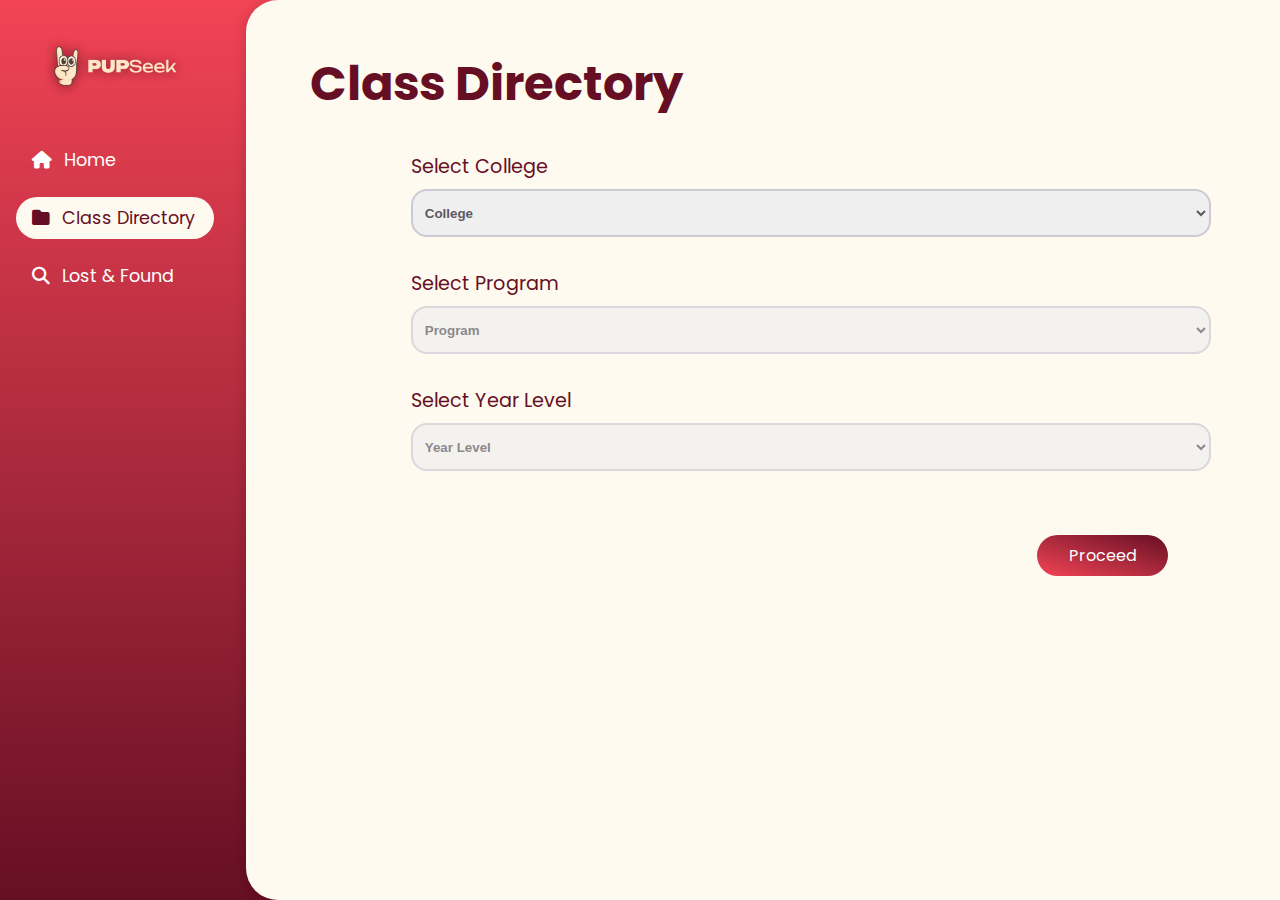
<file: web/directory.html>
<!DOCTYPE html>
<html lang="en">
<head>
  <meta charset="UTF-8" />
  <meta name="viewport" content="width=device-width, initial-scale=1.0" />
  <title>PUPSeek</title>
  <link rel="icon" type="image/x-icon" href="/web/assets/img/PUPSEEK1.png" />
  <link rel="stylesheet" href="/web/assets/css/base.css" />
  <link rel="stylesheet" href="/web/assets/css/directory.css" />
  <link href="https://cdnjs.cloudflare.com/ajax/libs/font-awesome/6.5.0/css/all.min.css" rel="stylesheet" />
</head>
<body>
  <div class="layout">
    <div id="sidebar-container"></div>

    <main class="main-content">
      <div class="directory-header">
        <h1>Class Directory</h1>
      </div>

      <!-- college selection -->
      <div class="directory-selection">
        <h2>Select College</h2>
        <select name="college" id="college-dropdown">
          <option value="">College</option>
        </select>
      </div>

      <!-- program selection -->
      <div class="directory-selection">
        <h2>Select Program</h2>
        <select id="program-dropdown" disabled>
            <option value="">Program</option>
        </select>
      </div>

      <!-- year level selection -->
      <div class="directory-selection">
        <h2>Select Year Level</h2>
        <select id="year-dropdown" disabled>
            <option value="">Year Level</option>
        </select>
      </div>

      <div class="proceed-container">
        <button class="proceed-btn">Proceed</button>
      </div>

    </main>
  </div>

  <script type="module" src="/web/assets/js/directory.js"></script>
</body>
</html>
</file>
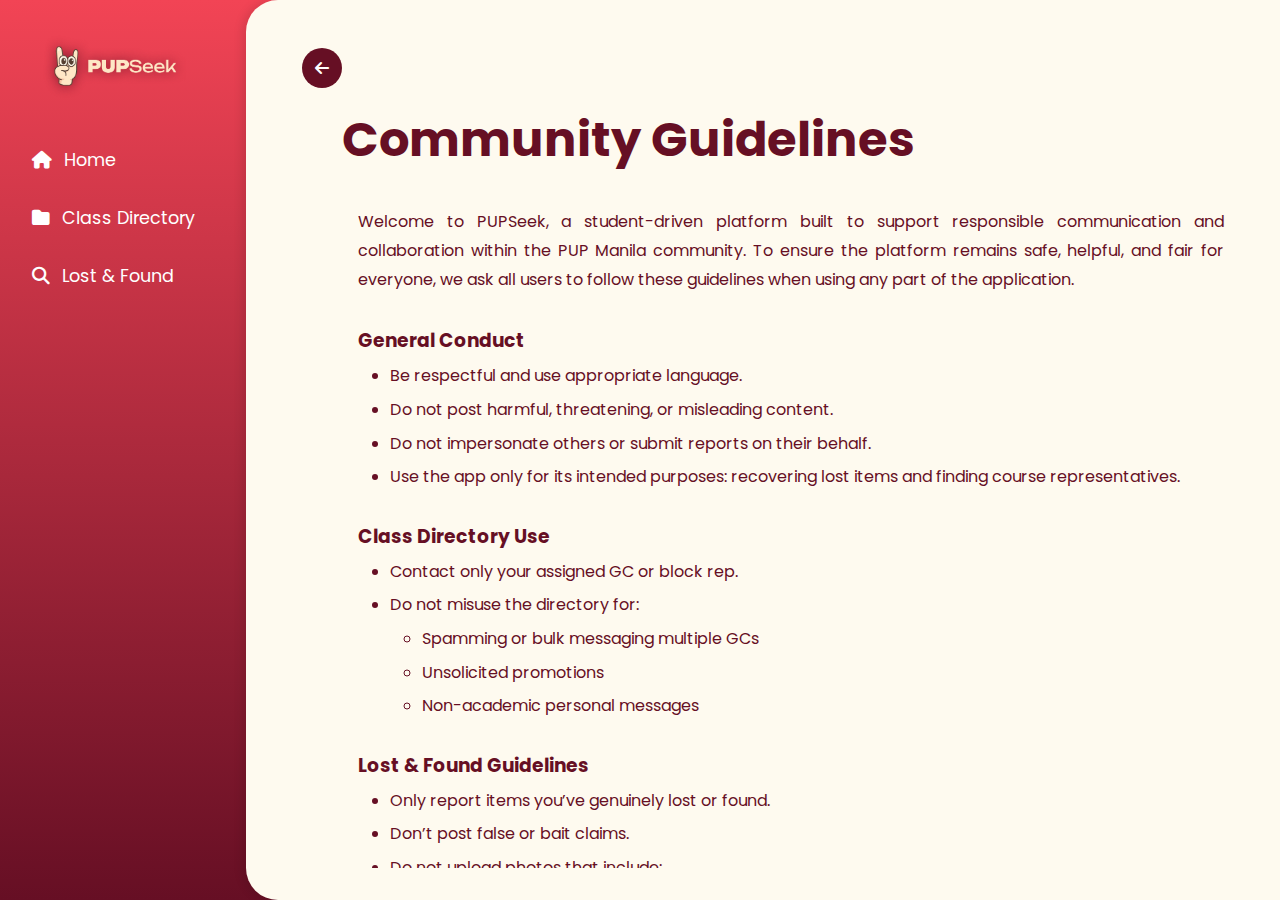
<file: web/guidelines.html>
<!DOCTYPE html>
<html lang="en">
<head>
  <meta charset="UTF-8" />
  <meta name="viewport" content="width=device-width, initial-scale=1.0" />
  <title>PUPSeek</title>
  <link rel="icon" type="image/x-icon" href="assets/img/PUPSEEK1.png" />
  <link rel="stylesheet" href="assets/css/base.css" />
  <link rel="stylesheet" href="assets/css/guidelines.css" />
  <link href="https://cdnjs.cloudflare.com/ajax/libs/font-awesome/6.5.0/css/all.min.css" rel="stylesheet" />
</head>
<body>
  <div class="layout">
    <div id="sidebar-container"></div>

    <main class="main-content">
      <div class="directory-header">
        <a href="lost-found.html" class="back-button">
            <i class="fas fa-arrow-left"></i>
        </a>
        <h1>Community Guidelines</h1>
      </div>

      <div class="guidelines-content">
        <p>
            Welcome to PUPSeek, a student-driven platform built to support responsible communication and collaboration within the PUP Manila 
            community. To ensure the platform remains safe, helpful, and fair for everyone, we ask all users to follow these guidelines when 
            using any part of the application.
        </p>

        <h3>General Conduct</h3>
        <ul>
            <li>Be respectful and use appropriate language.</li>
            <li>Do not post harmful, threatening, or misleading content.</li>
            <li>Do not impersonate others or submit reports on their behalf.</li>
            <li>Use the app only for its intended purposes: recovering lost items and finding course representatives.</li>
        </ul>

        <h3>Class Directory Use</h3>
        <ul>
            <li>Contact only your assigned GC or block rep.</li>
            <li>Do not misuse the directory for:</li>
            <ul>
                <li>Spamming or bulk messaging multiple GCs</li>
                <li>Unsolicited promotions</li>
                <li>Non-academic personal messages</li>
            </ul>
        </ul>
        
        <h3>Lost & Found Guidelines</h3>
        <ul>
            <li>Only report items you’ve genuinely lost or found.</li>
            <li>Don’t post false or bait claims.</li>
            <li>Do not upload photos that include:</li>
            <ul>
                <li>Personal IDs</li>
                <li>Bank cards</li>
                <li>Confidential documents</li>
            </ul>
        </ul>

        <h3>Flagging & Reporting</h3>
        <ul>
            <li>We don’t have real-time moderators. Instead, flagged content is removed automatically once a threshold is met. You can flag a post for:</li>
            <ul>
                <li>Irrelevant Report</li>
                <li>Inappropriate Content</li>
                <li>Spam or Scam</li>
                <li>Duplicate Report</li>
                <li>Incorrect Information</li>
            </ul>
        </ul>
      </div>
    </main>
  </div>

  <script type="module" src="assets/js/guidelines.js"></script>
</body>
</html>
</file>
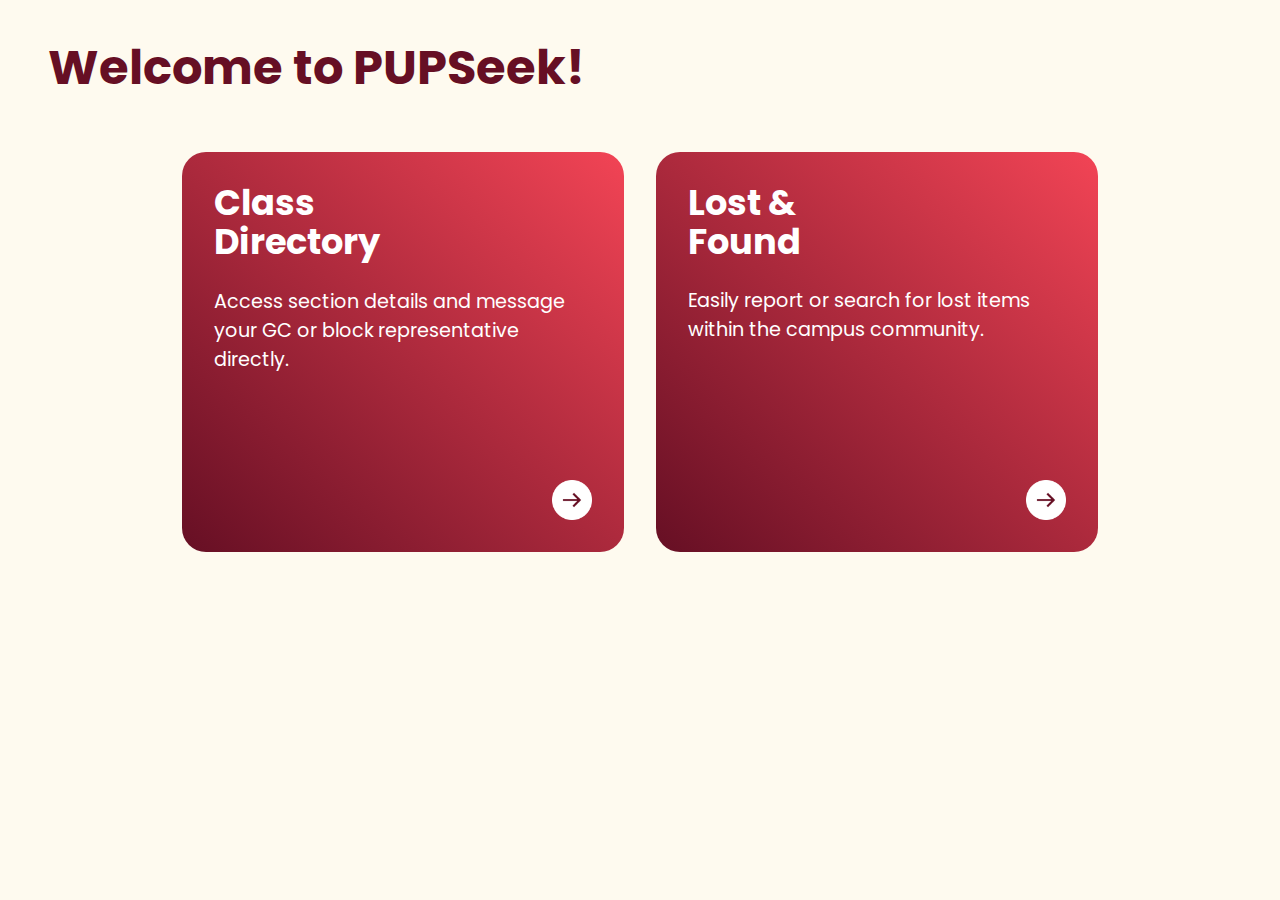
<file: web/home.html>
<!DOCTYPE html>
<html lang="en">
<head>
    <meta charset="UTF-8">
    <meta name="viewport" content="width=device-width, initial-scale=1.0">
    <title>PUPSeek</title>
    <link rel="icon" type="image/x-icon" href="assets/img/PUPSEEK1.png">
    <link rel="stylesheet" href="assets/css/home.css">
</head>
<body>    
    <div class="title">
        <h1>Welcome to PUPSeek!</h1>
    </div>

    <div class="sections">
        <a href="directory.html" class="card-link">
            <div class="class-directory">
                <h3 id="direct">Class<br>Directory</h3>
                <p>Access section details and message your GC or block representative directly.</p>
                <img src="assets/img/HOMEPAGE-ARROW.png" alt="Go to Class Directory">
            </div>
        </a>

        <a href="lost-found.html" class="card-link">
            <div class="lost-found">
                <h3>Lost &<br>Found</h3>
                <p>Easily report or search for lost items within the campus community.</p>
                <img src="assets/img/HOMEPAGE-ARROW.png" alt="Go to Lost & Found">
            </div>
        </a>
    </div>
</body>
</html>
</file>
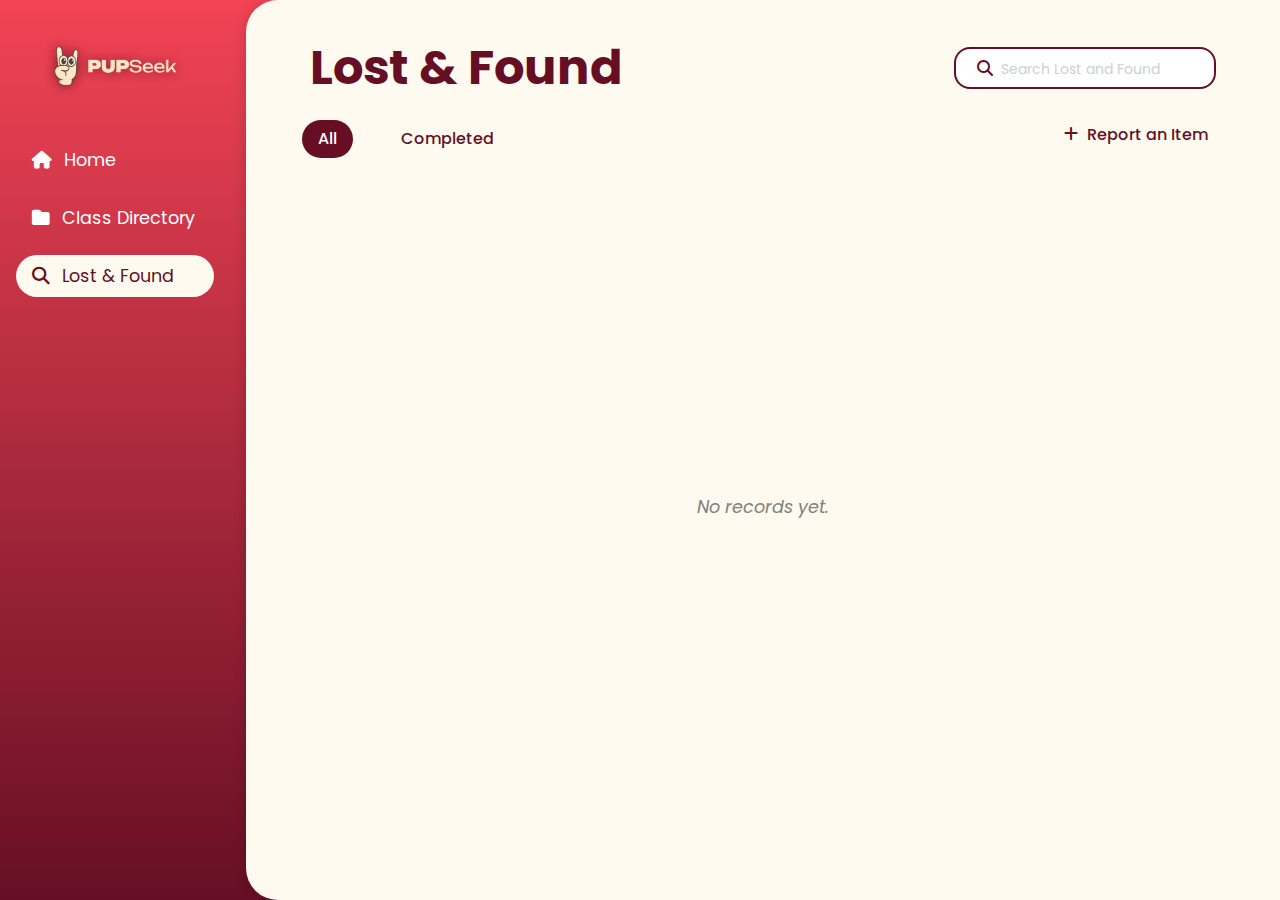
<file: web/lost-found.html>
<!DOCTYPE html>
<html lang="en">
<head>
  <meta charset="UTF-8" />
  <meta name="viewport" content="width=device-width, initial-scale=1.0" />
  <title>PUPSeek</title>
  <link rel="icon" type="image/x-icon" href="assets/img/PUPSEEK1.png" />
  <link rel="stylesheet" href="assets/css/base.css" />
  <link rel="stylesheet" href="assets/css/spinner.css">
  <link rel="stylesheet" href="assets/css/lost-found.css" />
  <link href="https://cdnjs.cloudflare.com/ajax/libs/font-awesome/6.5.0/css/all.min.css" rel="stylesheet" />
</head>
<body>
    <div id="spinner" class="spinner-overlay">
        <div class="spinner-container">
        <div class="cube-spinner">
            <div class="cube1"></div>
            <div class="cube2"></div>
            <div class="cube3"></div>
            <div class="cube4"></div>
        </div>
        <p class="loading-text">Loading, please wait...</p>
        </div>
    </div>

    <div class="layout">
        <div id="sidebar-container"></div>

        <main class="main-content">
        <div class="directory-header">
            <h1>Lost & Found</h1>
            <div class="search-bar">
                <i class="fas fa-search"></i>
                <input id="search-input" type="text" placeholder="Search Lost and Found" />
            </div>
        </div>

        <div class="filter-bar">
            <div class="filter-tags">
                <p class="filter-tag active">All</p>
                <p class="filter-tag">Completed</p>
            </div>
            <div class="report-button" id="open-report-modal">
                <i class="fas fa-plus"></i>
                <span>Report an Item</span>
            </div>
        </div>

            <!-- Report Modal -->
            <div class="modal-overlay" id="report-modal">
                <div class="modal-content">
                    <div class="modal-header">
                        <h2>Report Lost or Found Item</h2>
                        <span class="close-button" id="close-report-modal">&times;</span>
                    </div>
                    
                    <form id="report-form">
                        <div class="form-row">
                            <label class="form-label">Item Type:</label>
                            <div class="radio-group">
                                <label><input type="radio" name="report-type" value="lost"/> Lost</label>
                                <label><input type="radio" name="report-type" value="found" /> Found</label>
                            </div>
                        </div>

                    <div class="form-row">
                            <label class="form-label">Item Name:</label>
                            <select id="item-name-select" class="form-input">
                                <option value="" disabled selected>-- Select an item --</option>
                                <option value="ID Card">ID Card</option>
                                <option value="Wallet/Money">Wallet/Money</option>
                                <option value="Phone/Gadget">Phone/Gadget</option>
                                <option value="Bag/Pouch">Bag/Pouch</option>
                                <option value="Notebook/Document">Notebook/Document</option>
                                <option value="Keys/Keychain">Keys/Keychain</option>
                                <option value="Clothing/Shoes">Clothing/Shoes</option>
                                <option value="Accessory/Jewelry">Accessory/Jewelry</option>
                                <option value="Other">Other</option>
                            </select>
                        </div>

                        <div class="form-row" id="custom-item-row" style="display: none;">
                            <label class="form-label">Specify Item:</label>
                            <input type="text" id="custom-item-name" class="form-input" placeholder="Enter item name" maxlength="30">
                        </div>

                        <div class="form-row">
                            <label class="form-label">Photo:</label>
                            <input type="file" id="report-photo" name="photo" class="form-input" accept=".jpg,.jpeg,.png" />
                        </div>

                        <div class="form-row">
                            <label class="form-label">Contact Info:</label>
                            <input type="text" id="contact-input" class="form-input" placeholder="e.g., phone, email, Facebook link"/>
                        </div>

                        <div class="form-row" id="description-row" style="display: none;">
                            <label class="form-label" for="description">Description:</label>
                            <input type="text" id="description" name="description" maxlength="50" class="form-input" placeholder="e.g., blue umbrella (up to 50 characters)"/>
                        </div>

                        <div class="form-row" id="code-row" style="display: none;">
                            <label class="form-label" for="management-code">Set Personal Code:</label>
                            <input type="password" id="management-code" name="management-code" class="form-input" placeholder="Set a code (4–14 letters or numbers)" minlength="4" maxlength="14"/>
                        </div>

                        <div class="form-row" id="confirm-code-row" style="display: none;">
                            <label class="form-label" for="confirm-management-code">Confirm your Code:</label>
                            <input type="password" id="confirm-management-code" name="confirm-management-code" class="form-input" placeholder="Re-enter your code to confirm" minlength="4" maxlength="14"/>
                        </div>
                        <div class="info-reminder" id="code-info-reminder" style="display: none;">
                            <i class="fas fa-info-circle"></i>
                            <p><em>Save this code— you'll need it to update or manage your report.</em></p>
                        </div>


                        <!-- FOUND UNIQUE INPUTS -->
                        <div class="form-row" id="surrendered-row" style="display: none;">
                            <label></label>  
                            <div class="form-field checkbox-row">
                                    <input type="checkbox" id="is-surrendered" name="is-surrendered" />
                                    <p class="surrender-note">
                                    I already surrendered this item to the PUP Guardhouse.
                                    </p>
                            </div>
                        </div>

                        <div class="form-row" id="found-code-row" style="display: none;">
                            <label class="form-label" for="found-code">Set Personal Code</label>
                            <input type="password" id="found-code" name="found-code" placeholder="Set a 6-character code." maxlength="6" class="form-input" />
                        </div>

                        <div class="form-row" id="found-confirm-code-row" style="display: none;">
                            <label class="form-label" for="found-confirm-code">Confirm your Code</label>
                            <input type="password" id="found-confirm-code" name="found-confirm-code" placeholder="Re-enter your 6-character code to confirm." maxlength="6" class="form-input"/>
                        </div>

                        <div class="form-row" id="found-code-note" style="display: none;">
                            <label></label>
                            <div class="info-note">
                                <i class="fas fa-info-circle"></i>
                                <p>Save this code — you'll need it to update or manage your report.</p>
                            </div>
                        </div>

                        <p id="code-mismatch-msg" style="display: none; color: red; font-size: 0.9rem; margin-left: 130px; margin-top: 12px; margin-bottom: -1rem;">Codes do not match.</p>

                        <div id="form-content-placeholder" class="form-placeholder"></div>

                        <div class="form-row submit-container">
                            <button id="submit-report" class="submit-btn">Submit</button>
                        </div>
                    </form>
                </div>
            </div>

            <!-- Confirmation Modal -->
            <div class="modal" id="confirmation-modal" style="display: none;">
                <div class="modal-content confirmation-modal-content">
                    <img src="assets/img/CONFIRMATION.png" alt="Confirmation" class="confirmation-image" />
                    <h1 id="confirmation-message" class="confirmation-heading"></h1>
                    <p id="confirmation-details" class="confirmation-details"></p>
                    <button id="confirm-ok-btn" class="confirm-ok-btn">Okay</button>
                </div>
            </div>

        <!-- Reports will go here -->
        <div id="reports-container" class="reports-container"></div>

        <!-- Flag Report Modal -->
        <div id="flag-modal" class="modal">
                <div class="modal-content">
                <span class="close close-flag-modal">&times;</span>
                <h2 class="flag-title">Report this Post</h2>
                <p class="flag-subtitle">Why do you want to report this review?</p>
                <p class="flag-guidance">
                    Please refer to our 
                    <a href="guidelines.html" class="guideline-link" target="_blank">Community Guidelines</a> 
                    for guidance.
                </p>
                <select id="report-reason" class="reason-dropdown">
                    <option value="" disabled selected>Choose a reason</option>
                    <option value="irrelevant">Irrelevant Report</option>
                    <option value="inappropriate">Inappropriate Content</option>
                    <option value="spam">Spam or Scam</option>
                    <option value="duplicate">Duplicate Report</option>
                    <option value="false-info">Incorrect Information</option>
                </select>
                <button id="submit-flag-btn" class="flag-submit-btn">Report</button>
            </div>
        </div>

        <!-- Flag Report Confirmation Modal -->
            <div id="flag-confirmation-modal" class="modal">
                <div class="modal-content">
                    <span class="close-confirmation">&times;</span>
                    <h2 class="confirm-title">Report this Post</h2>
                    <p><strong>Thank you for your concern.</strong></p>
                    <p>Your report has been received and will help us keep PUPSeek a safe and trustworthy space.</p>
                </div>
            </div>

            <!-- Action Modal -->
            <div id="action-modal" class="modal">
                <div class="modal-content">
                    <span class="close-action-modal">&times;</span>
                    <h2 id="action-modal-title" class="modal-title color-secondary">Action Form</h2>

                    <form id="action-form">
                        <div class="form-row">
                            <label for="response-name">Full Name:</label>
                            <input type="text" id="response-name" name="response-name" placeholder="e.g., Juan Dela Cruz" required />
                        </div>

                        <div class="form-row">
                            <label for="response-contact">Contact Info:</label>
                            <input type="text" id="response-contact" name="response-contact" placeholder="e.g., phone, email, Facebook link" required />
                        </div>

                        <div class="form-row">
                            <label for="response-message">Message or Description:</label>
                            <textarea id="response-message" name="response-message" maxlength="50" required></textarea>
                        </div>

                        <div class="form-submit-row">
                            <button type="button" id="submit-action-btn" class="submit-action-btn color-secondary">Submit</button>
                        </div>
                    </form>

                </div>
            </div>

            <!-- Response Confirmation Modal -->
            <div class="modal" id="response-confirmation-modal" style="display: none;">
                <div class="modal-content confirmation-modal-content">
                    <img src="assets/img/CONFIRMATION.png" alt="Confirmation" class="confirmation-image" />
                    <h1 id="response-confirmation-message" class="confirmation-heading"></h1>
                    <p id="response-confirmation-details" class="confirmation-details"></p>
                    <button id="response-ok-btn" class="confirm-ok-btn">Okay</button>
                </div>
            </div>

        </main>
    </div>

  <script type="module" src="assets/js/lost-found.js"></script>
</body>
</html>
</file>
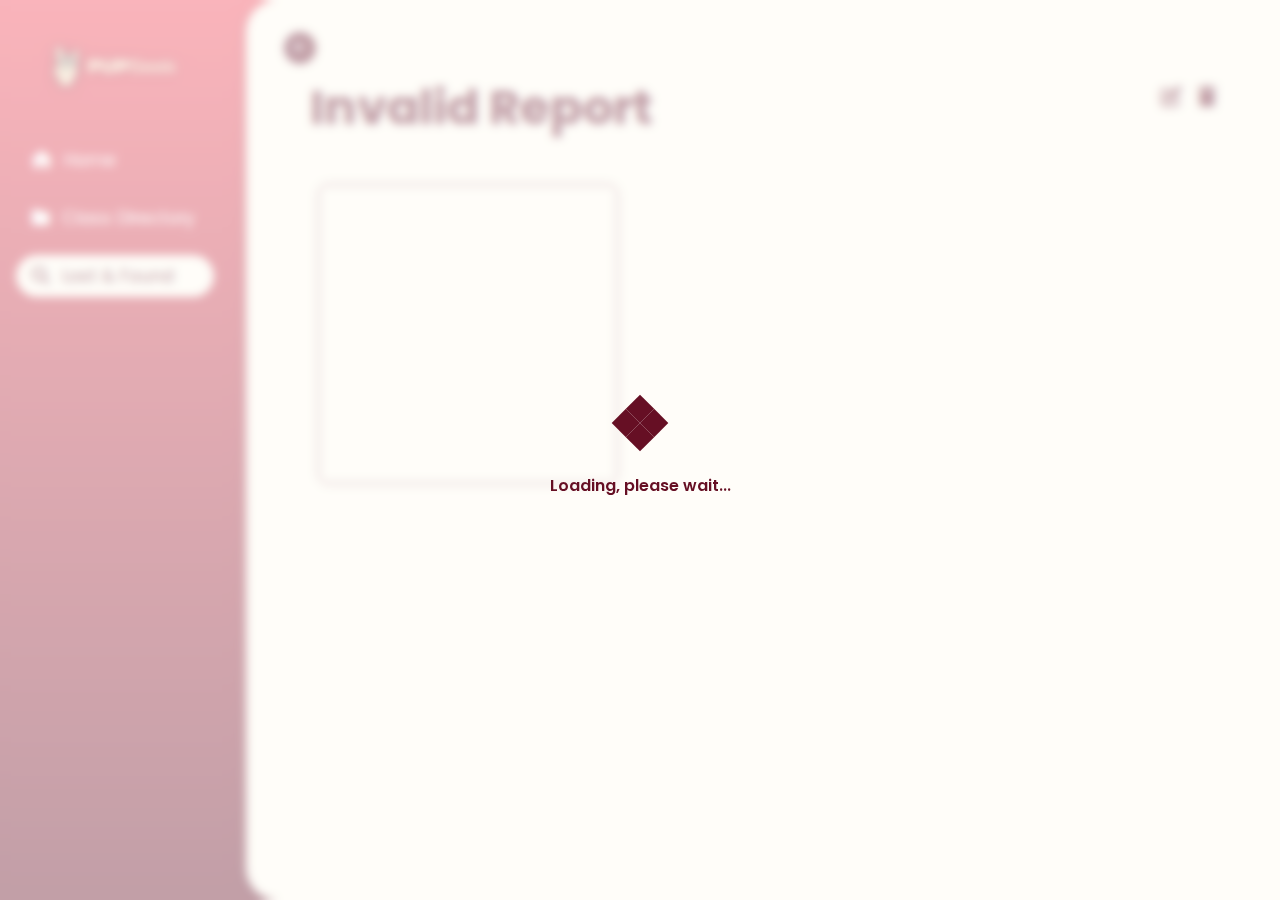
<file: web/reports.html>
<!DOCTYPE html>
<html lang="en">
<head>
  <meta charset="UTF-8" />
  <meta name="viewport" content="width=device-width, initial-scale=1.0" />
  <title>PUPSeek</title>
  <link rel="icon" type="image/x-icon" href="assets/img/PUPSEEK1.png" />
  <link rel="stylesheet" href="assets/css/base.css" />
  <link rel="stylesheet" href="assets/css/spinner.css" />
  <link rel="stylesheet" href="assets/css/reports.css" />
  <link href="https://cdnjs.cloudflare.com/ajax/libs/font-awesome/6.5.0/css/all.min.css" rel="stylesheet" />
</head>
<body>
    <div id="spinner" class="spinner-overlay">
        <div class="spinner-container">
        <div class="cube-spinner">
            <div class="cube1"></div>
            <div class="cube2"></div>
            <div class="cube3"></div>
            <div class="cube4"></div>
        </div>
        <p class="loading-text">Loading, please wait...</p>
        </div>
    </div>
    
    <div class="layout">
        <div id="sidebar-container"></div>

        <main class="main-content">

            <div class="directory-header">
                <div class="header-left">
                    <div class="back-button" title="Back to directory">
                        <i class="fas fa-arrow-left"></i>
                    </div>
                    <h1>Lost & Found</h1>
                </div>
                <div class="report-actions">
                    <i class="fas fa-pen-to-square edit-icon" title="Edit"></i>
                    <i class="fas fa-trash delete-icon" title="Delete"></i>
                </div>
            </div>

            <div class="report-info">
                <div class="report-photo">

                </div>
                <div class="info-details">
            
                </div>
            </div>

            <!-- Code Confirmation Modal -->
            <div id="code-modal" class="custom-modal">
                <div class="code-modal-content">
                    <span class="close-code-modal">&times;</span>  

                    <img src="assets/img/PASSKEY.png" alt="Passkey" class="code-modal-image" />

                    <h2 id="code-modal-title">Enter Management Code</h2>
                    <p class="code-modal-text">Please enter the passcode associated with this report.</p>

                    <div class="input-wrapper">
                        <input type="password" id="code-input" class="code-input" minlength="4" maxlength="14" style="padding-right: 2.5rem"/>
                        <i id="toggle-password-visibility" class="fas fa-eye" title="Show password"></i>
                    </div>
                    <p id="code-error" class="code-error-msg" style="display:none;">Invalid or missing code.</p>

                    <div class="code-modal-buttons">
                        <button id="confirm-code-btn" class="confirm-btn">Confirm</button>
                    </div>
                </div>
            </div>

            <!-- Edit Report Modal -->
            <div id="edit-report-modal" class="custom-modal">
                <div class="modal-content">
                    <span class="close-modal" data-close="edit-report-modal">&times;</span>
                    <h2>Edit Report</h2>
                    
                    <form id="edit-report-form">
                        <div class="form-row">
                            <label for="edit-item-name-select">Item Name:</label>
                            <select id="edit-item-name-select" class="form-input">
                                <option value="ID Card">ID Card</option>
                                <option value="Wallet/Money">Wallet/Money</option>
                                <option value="Phone/Gadget">Phone/Gadget</option>
                                <option value="Bag/Pouch">Bag/Pouch</option>
                                <option value="Notebook/Document">Notebook/Document</option>
                                <option value="Keys/Keychain">Keys/Keychain</option>
                                <option value="Clothing/Shoes">Clothing/Shoes</option>
                                <option value="Accessory/Jewelry">Accessory/Jewelry</option>
                                <option value="Other">Other</option>
                            </select>
                        </div>

                        <div class="form-row" id="edit-custom-item-row" style="display: none;">
                            <label for="edit-custom-item-name">Specify:</label>
                            <input type="text" id="edit-custom-item-name" class="form-input" />
                        </div>

                        <div class="form-row">
                            <label for="edit-photo">Photo:</label>
                            <input type="file" id="edit-photo" name="photo" />
                        </div>

                        <div class="form-row">
                            <label for="edit-contact-info">Contact Info:</label>
                            <input type="text" id="edit-contact-info" name="contact_info" />
                        </div>

                        <div class="form-row">
                            <label for="edit-description">Description:</label>
                            <input type="text" id="edit-description" name="description" maxlength="20" />
                        </div>

                        <div class="form-actions">
                            <button type="submit" class="save-btn">Save Changes</button>
                        </div>
                    </form>

                </div>
            </div>

            <!-- Delete Confirmation Modal -->
            <div id="delete-modal" class="custom-modal">
                <div class="modal-content delete-modal-content">
                    <h2 class="delete-modal-text">Are you sure you want to delete this post?</h2>
                    <div class="delete-modal-buttons">
                        <button id="cancel-delete-btn" class="btn-cancel-delete">Cancel</button>
                        <button id="confirm-delete-btn" class="btn-confirm-delete">Confirm</button>
                    </div>
                </div>
            </div>

            <!-- Completed Modal -->
            <div id="completed-modal" class="custom-modal">
                <div class="modal-box modal-content completed-modal-content">
                    <h2 class="completed-modal-text">Mark as Completed</h2>
                    <p>Are you sure you want to mark this as completed?</p>
                    <div class="modal-actions completed-modal-buttons">
                        <button id="cancel-complete-btn" class="btn-outline-secondary btn-cancel-complete">Cancel</button>
                        <button id="confirm-complete-btn" class="btn-filled-secondary btn-confirm-complete">Confirm</button>
                    </div>
                </div>
            </div>

            <!-- View Modal -->
            <div id="view-modal" class="custom-modal">
                <div class="modal-content">
                    <button class="close-modal-x" data-close="view-modal">&times;</button>
                    <h2 class="modal-title">Title Goes Here</h2>
                    
                    <div class="response-table-container">
                        <table class="response-table">
                            <thead>
                            <tr>
                                <th>Full Name</th>
                                <th>Contact Info</th>
                                <th>Message or Description</th>
                            </tr>
                            </thead>
                            <tbody id="response-table-body">
                            <!-- Dynamic rows inserted here -->
                            </tbody>
                        </table>
                    </div>

                </div>
            </div>

            <!-- Confirmation Modal -->
            <div class="modal" id="confirmation-modal" style="display: none;">
                <div class="modal-content confirmation-modal-content">
                    <img src="assets/img/CONFIRMATION.png" alt="Confirmation" class="confirmation-image" />
                    <h1 id="confirmation-message" class="confirmation-heading"></h1>
                    <p id="confirmation-details" class="confirmation-details"></p>
                    <button id="confirm-ok-btn" class="confirm-ok-btn">Okay</button>
                </div>
            </div>
        </main>
    </div>

  <script type="module" src="assets/js/reports.js"></script>
</body>
</html>
</file>
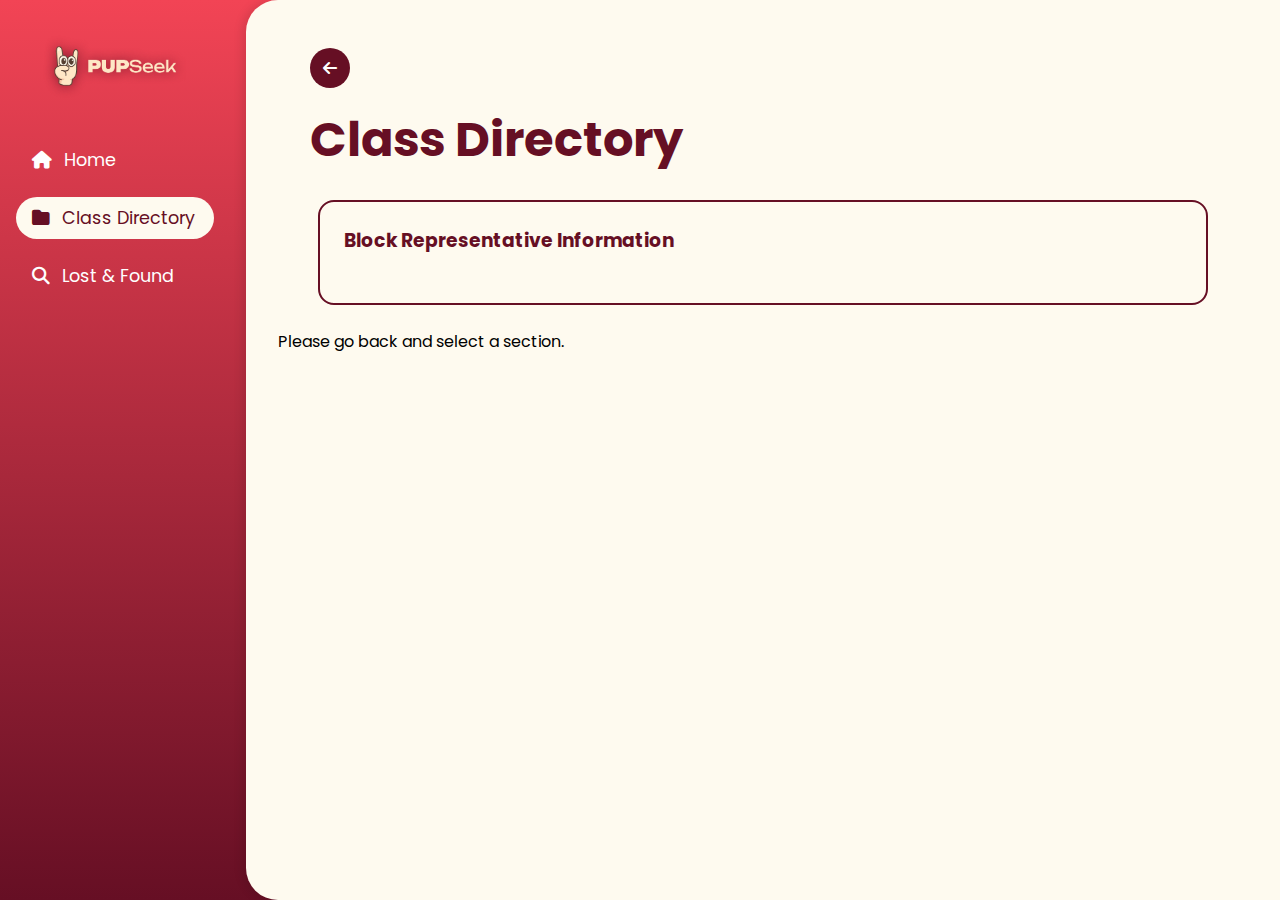
<file: web/representative.html>
<!DOCTYPE html>
<html lang="en">
<head>
  <meta charset="UTF-8" />
  <meta name="viewport" content="width=device-width, initial-scale=1.0" />
  <title>PUPSeek</title>
  <link rel="icon" type="image/x-icon" href="assets/img/PUPSEEK1.png" />
  <link rel="stylesheet" href="assets/css/base.css" />
  <link rel="stylesheet" href="assets/css/representative.css" />
  <link href="https://cdnjs.cloudflare.com/ajax/libs/font-awesome/6.5.0/css/all.min.css" rel="stylesheet" />
</head>
<body>
  <div class="layout">
    <div id="sidebar-container"></div>

    <main class="main-content">
      <div class="directory-header">
        <a href="blocks.html" class="back-button">
            <i class="fas fa-arrow-left"></i>
        </a>
        <h1>Class Directory</h1>
      </div>

      <div class="rep-info">
        <h3>Block Representative Information</h3>

        <!-- Dynamic rep info is inserted here -->

      </div>

    </main>
  </div>

  <script type="module" src="assets/js/representative.js"></script>
</body>
</html>
</file>
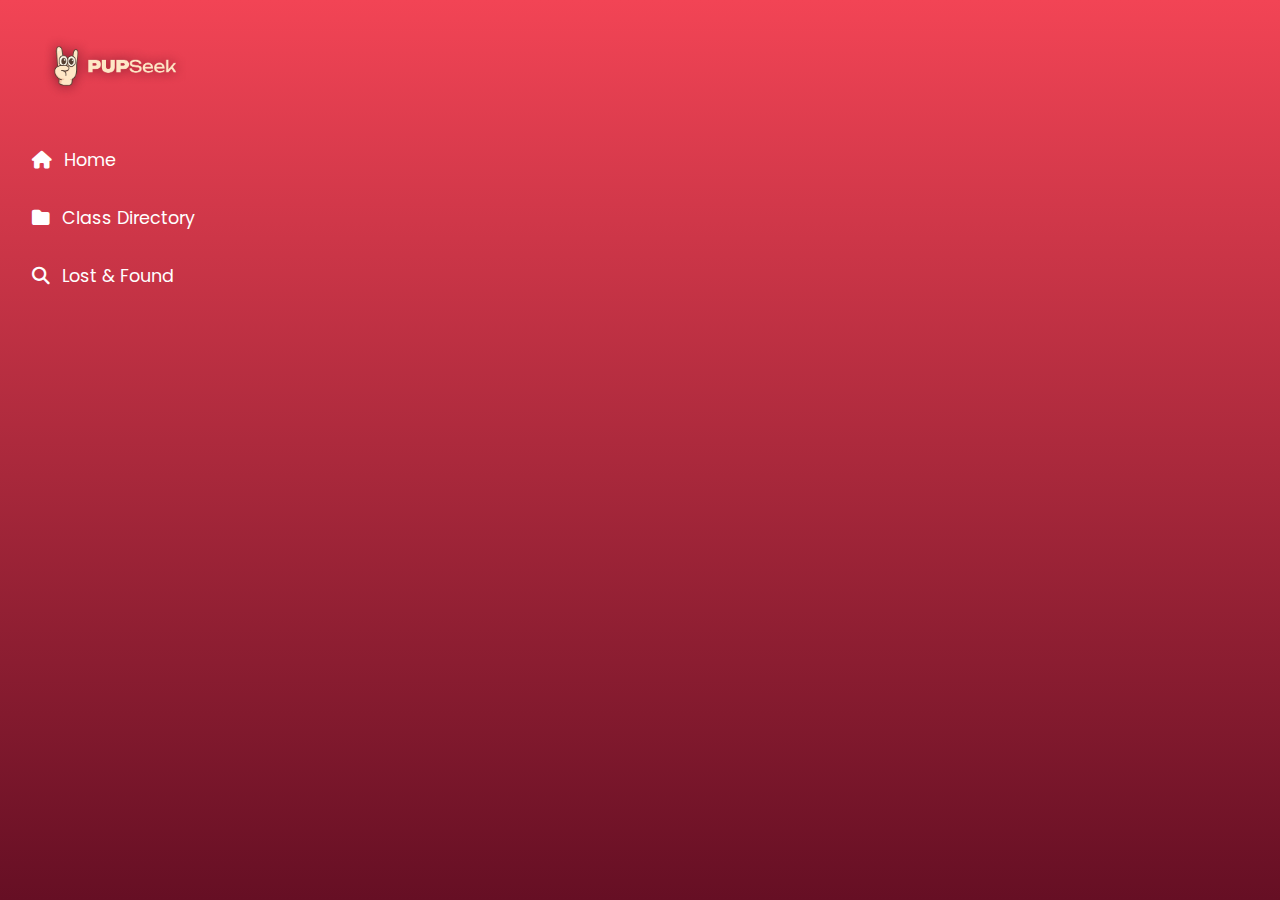
<file: web/components/base.html>
<!DOCTYPE html>
<html lang="en">
<head>
    <meta charset="UTF-8">
    <meta name="viewport" content="width=device-width, initial-scale=1.0">
    <title>PUPSeek</title>
    <link rel="icon" type="image/x-icon" href="/web/assets/img/PUPSEEK1.png">
    <link rel="stylesheet" href="/web/assets/css/base.css">
    <link href="https://cdnjs.cloudflare.com/ajax/libs/font-awesome/6.5.0/css/all.min.css" rel="stylesheet">
</head>
<body>
  <div class="layout">
    <aside class="sidebar">
      <div class="logo">
        <img src="/web/assets/img/PUPSEEK3.png" alt="PUPSeek Logo">
      </div>
      <nav class="nav-links">
        <a href="/web/home.html"><i class="fas fa-house"></i> Home</a>
        <a href="/web/directory.html"><i class="fas fa-folder"></i> Class Directory</a>
        <a href="/web/lost-found.html"><i class="fas fa-magnifying-glass"></i> Lost & Found</a>
      </nav>
    </aside>
  </div>

  <script>
    document.addEventListener('DOMContentLoaded', () => {
      const currentPath = window.location.pathname;  
      const links = document.querySelectorAll('.nav-links a');

      links.forEach(link => {
        const linkPath = new URL(link.href).pathname;  

        if (linkPath === currentPath) {
          link.classList.add('active');
        }
      });
    });
  </script>

</body>
</html>
</file>
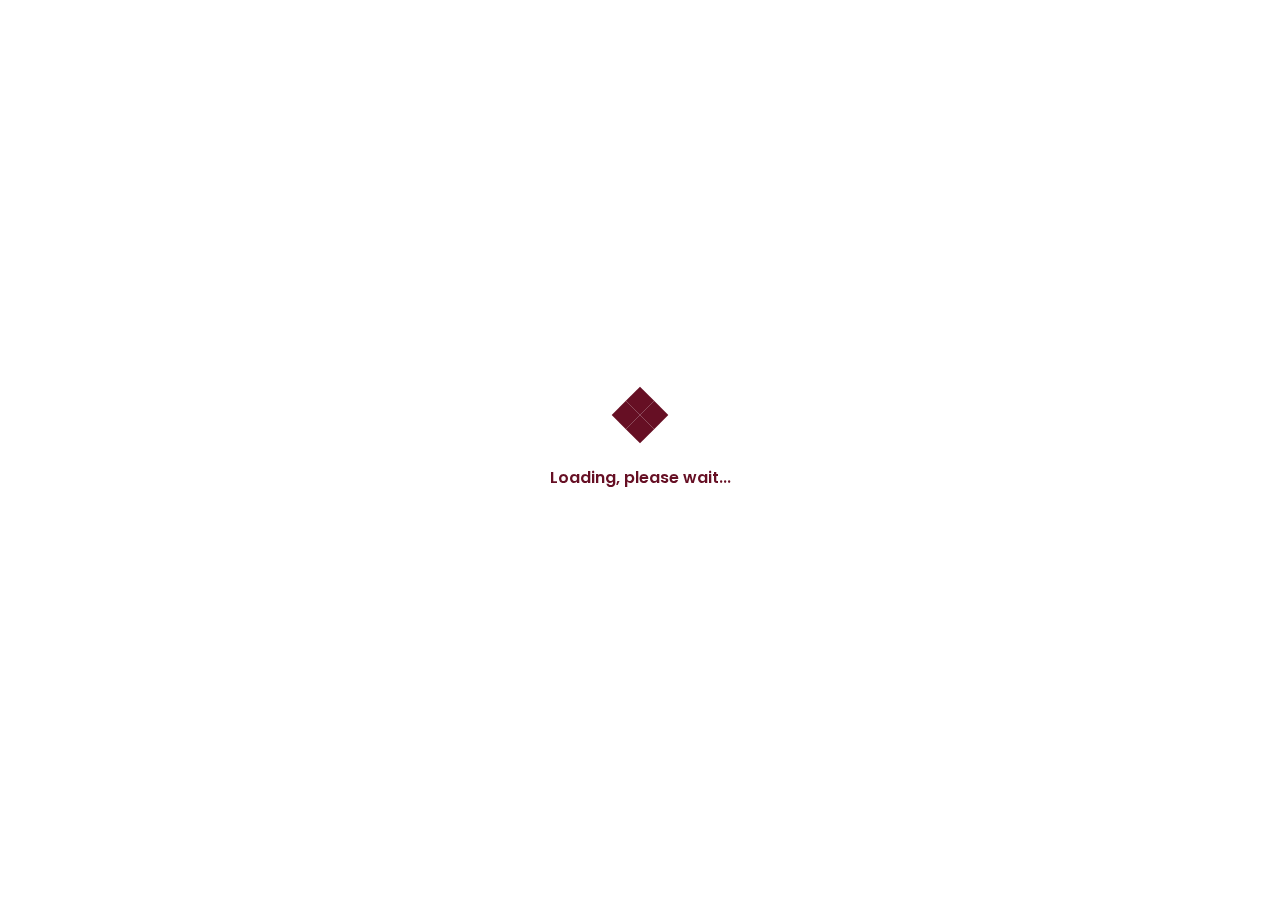
<file: web/components/spinner.html>
<!DOCTYPE html>
<html lang="en">
<head>
  <meta charset="UTF-8" />
  <meta name="viewport" content="width=device-width, initial-scale=1.0"/>
  <title>Spinner Preview</title>
  <link rel="stylesheet" href="../assets/css/spinner.css" />
</head>
<body>

  <div id="spinner" class="spinner-overlay">
    <div class="spinner-container">
      <div class="cube-spinner">
        <div class="cube1"></div>
        <div class="cube2"></div>
        <div class="cube3"></div>
        <div class="cube4"></div>
      </div>
      <p class="loading-text">Loading, please wait...</p>
    </div>
  </div>

  <script>
    setTimeout(() => {
      document.getElementById('spinner').style.display = 'none';
    }, 3000);
  </script>

</body>
</html>
</file>
<file: web/assets/css/base.css>
@import url('https://fonts.googleapis.com/css2?family=Poppins:wght@300;400;500;600;700&display=swap');

:root {
  --font-main: 'Poppins', sans-serif;

  --color-primary: #44001E;
  --color-secondary: #660F24;
  --color-accent: #F24455;
  --color-bg: #FEFAEF;

  --max-width: 1200px;
  --radius: 0.5rem;
}

* {
  margin: 0;
  padding: 0;
  box-sizing: border-box;
}

body {
  font-family: var(--font-main);
  background: linear-gradient(to bottom, var(--color-accent), var(--color-secondary));
}

.layout {
  display: flex;
  height: 100vh;
  gap: 1rem;
}

.sidebar {
  width: 230px;
  background: linear-gradient(to bottom, var(--color-accent), var(--color-secondary));
  padding: 2rem 1rem;
  display: flex;
  flex-direction: column;
  align-items: center;
  color: white;
}


.sidebar .logo img {
  width: 150px;
  margin-bottom: 2rem;
}

.nav-links {
  display: flex;
  flex-direction: column;
  gap: 1rem;
  width: 100%;
}

.nav-links a {
  text-decoration: none;
  color: white;
  font-size: 1.1rem;
  display: flex;
  align-items: center;
  padding: 0.5rem 1rem;
  transition: all 0.3s ease;
  border-radius: var(--radius);
}

.nav-links a i {
  margin-right: 0.75rem;
}

.nav-links a:hover {
  background-color: var(--color-bg);
  color: var(--color-secondary);
  border-radius: 50px;
}

.nav-links a.active,
.nav-links a:hover {
  background-color: var(--color-bg);
  color: var(--color-secondary);
  border-radius: 50px;
}

.main-content {
  flex: 1;
  padding: 2rem;
  background-color: var(--color-bg);
  border-top-left-radius: 2rem;
  border-bottom-left-radius: 2rem;
  box-shadow: -4px 0 10px rgba(0, 0, 0, 0.1);
}

.sidebar-footer {
  margin-top: auto;
  text-align: center;
  padding-bottom: 20px;
}

.sidebar-footer a {
  text-decoration: underline;
  color: var(--color-bg);
  font-size: 14px;
  transition: opacity 0.2s;
}

.sidebar-footer a:hover {
  opacity: 0.7;
}
</file>
<file: web/assets/css/directory.css>
@import url('https://fonts.googleapis.com/css2?family=Poppins:wght@300;400;500;600;700&display=swap');

:root {
  --font-main: 'Poppins', sans-serif;

  --color-primary: #44001E;
  --color-secondary: #660F24;
  --color-accent: #F24455;
  --color-bg: #FEFAEF;

  --max-width: 1200px;
  --radius: 0.5rem;
}

* {
  margin: 0;
  padding: 0;
  box-sizing: border-box;
}

body {
    font-family: var(--font-main);
    background-color: var(--color-bg);
}

.directory-header {
  padding-left: 2rem;
  margin-top: 1rem;
}

.directory-header h1 {
  font-size: 3rem;
  color: var(--color-secondary);
  margin-bottom: 2rem;
}

.directory-selection h2 {
  font-weight: normal;
  color: var(--color-secondary);
  margin-bottom: 0.5rem;
  padding-left: 5rem;
  font-size: 1.2rem;
}

.directory-selection {
  width: 100%;
  box-sizing: border-box;
  padding-left: 3.3rem;
}

#college-dropdown {
    margin-left: 5rem;
    width: 50rem;
    height: 3rem;
    border-color: #cdc9d4;
    color: #5c5962;
    font-weight: 600;
    border-width: 2px;
    border-radius: 1rem;
    padding: 0.5rem;
    margin-bottom: 2rem;
}

#program-dropdown {
    margin-left: 5rem;
    width: 50rem;
    height: 3rem;
    border-color: #cdc9d4;
    color: #5c5962;
    font-weight: 600;
    border-width: 2px;
    border-radius: 1rem;
    padding: 0.5rem;
    margin-bottom: 2rem;
}

#year-dropdown {
    margin-left: 5rem;
    width: 50rem;
    height: 3rem;
    border-color: #cdc9d4;
    color: #5c5962;
    font-weight: 600;
    border-width: 2px;
    border-radius: 1rem;
    padding: 0.5rem;
    margin-bottom: 2rem;
}

.proceed-container {
  width: 100%;
  display: flex;
  justify-content: flex-end;
  padding: 2rem 5rem;
  box-sizing: border-box;
}

.proceed-btn {
  background: linear-gradient(to bottom left, var(--color-secondary), var(--color-accent));
  color: white;
  border: none;
  padding: 0.5rem 2rem;
  border-radius: 2rem;
  font-size: 1rem;
  font-family: var(--font-main);
  cursor: pointer;
  transition: opacity 0.3s ease;
}

.proceed-btn:hover {
  opacity: 0.9;
}
</file>
<file: web/assets/css/guidelines.css>
@import url('https://fonts.googleapis.com/css2?family=Poppins:wght@300;400;500;600;700&display=swap');

:root {
  --font-main: 'Poppins', sans-serif;

  --color-primary: #44001E;
  --color-secondary: #660F24;
  --color-accent: #F24455;
  --color-bg: #FEFAEF;

  --max-width: 1200px;
  --radius: 0.5rem;
}

* {
  margin: 0;
  padding: 0;
  box-sizing: border-box;
}

body {
  font-family: var(--font-main);
  background-color: var(--color-bg);
  margin: 0;
  height: 100vh;
  overflow: hidden; 
}

.layout {
  display: flex;
  height: 100vh;
}

.main-content {
  flex: 1;
  padding: 2rem;
  color: var(--color-secondary);
  background-color: var(--color-bg);
  display: flex;
  flex-direction: column;
}

.directory-header {
  padding-left: 1.5rem;
  margin-top: 1rem;
}

.directory-header h1 {
  font-size: 3rem;
  color: var(--color-secondary);
  margin-bottom: 2rem;
  margin-left: 2.5rem;
}

.directory-selection h2 {
  font-weight: normal;
  color: var(--color-secondary);
  margin-bottom: 0.5rem;
  padding-left: 5rem;
  font-size: 1.2rem;
}

.directory-header p {
  font-size: 1.2rem;
  color: var(--color-secondary);
  margin-top: -1rem;
  margin-left: 0.5rem;
  font-weight: 500;
}

.back-button {
  display: inline-flex;
  align-items: center;
  justify-content: center;
  width: 2.5rem;
  height: 2.5rem;
  border-radius: 50%;
  background-color: var(--color-secondary);
  color: white;
  text-decoration: none;
  margin-bottom: 1rem;
  transition: background 0.2s;
}


.back-button:hover {
  background-color: var(--color-accent);
}

main h3 {
  margin-top: 2rem;
  margin-bottom: 0.5rem;
  color: var(--color-secondary);
}

main ul {
  padding-left: 2rem;
  margin-bottom: 1rem;
}


main li {
  margin-bottom: 0.5rem;
  line-height: 1.6;
  color: var(--color-secondary);
}


main p {
  margin-bottom: 1rem;
  line-height: 1.8;
  color: var(--color-secondary);
}

.guidelines-content {
  padding: 0.5rem 2rem;
  color: var(--color-secondary);
  max-width: 950px;
  margin: 0 auto;
  text-align: justify;
  flex: 1;  
  overflow-y: auto;
  padding-bottom: calc(4rem + env(safe-area-inset-bottom));
  padding-right: 1.5rem !important;
}

::-webkit-scrollbar {
  width: 10px;
}

::-webkit-scrollbar-track {
  background: #f1f1f1; 
  border-radius: 5px;
}

::-webkit-scrollbar-thumb {
  background-color: var(--color-secondary); 
  border-radius: 5px;
}

* {
  scrollbar-width: thin;
  scrollbar-color: var(--color-secondary) #f1f1f1;
}

@media (max-width: 768px) {
  .directory-header {
    margin-top: 3rem;  
    padding: 1rem 1rem;
    display: flex;
    flex-direction: column;
    gap: 0.5rem;
  }

  .directory-header h1 {
    font-size: 1.6rem;
    margin-top: -0.5rem;
    margin-bottom: -1rem;
    margin-left: 0;
  }

  .directory-header .back-button {
    width: 2.2rem;
    height: 2.2rem;
    font-size: 1rem;
  }

  .guidelines-content {
    padding: 1rem;
    font-size: 0.95rem;
    text-align: justify;
  }

  main h3 {
    font-size: 1.2rem;
  }

  main ul {
    padding-left: 1.5rem;
  }

  main li {
    font-size: 0.95rem;
  }

  main p {
    font-size: 0.95rem;
  }
}

@media (min-width: 1200px) {
  .guidelines-content {
    padding: 0;
    margin-left: 5rem;
  }
}

@supports not (padding-bottom: env(safe-area-inset-bottom)) {
  .guidelines-content {
    padding-bottom: 4rem;  
  }
}
</file>
<file: web/assets/css/home.css>
@import url('https://fonts.googleapis.com/css2?family=Poppins:wght@300;400;500;600;700&display=swap');

:root {
  --font-main: 'Poppins', sans-serif;

  --color-primary: #44001E;
  --color-secondary: #660F24;
  --color-accent: #F24455;
  --color-bg: #FEFAEF;

  --max-width: 1200px;
  --radius: 0.5rem;
}

* {
  margin: 0;
  padding: 0;
  box-sizing: border-box;
}

body {
    font-family: var(--font-main);
    background-color: var(--color-bg);
}

.title h1 {
  color: var(--color-secondary);
  font-family: var(--font-main);
  font-size: 3rem;
  text-align: left;
  padding-left: 3rem;
  margin-top: 2rem;
  margin-bottom: 0.5rem;
}

.sections {
  display: flex;
  justify-content: center;  
  gap: 2rem;               
  padding: 2rem 3rem;
  max-width: var(--max-width);
  margin: 1rem auto;
}

.card-link {
  text-decoration: none;
  color: inherit;
  display: block;
  flex: 1;
  max-width: 40%;
}

.class-directory,
.lost-found {
  height: 400px;
  background: linear-gradient(to bottom left, var(--color-accent), var(--color-secondary));
  padding: 2rem;
  border-radius: 1.5rem;
  display: flex;
  flex-direction: column;
  justify-content: space-between;
  color: white;
  font-family: var(--font-main);
}

.class-directory h3,
.lost-found h3 {
  font-size: 2.2rem;
  line-height: 1.1;
}

.class-directory p,
.lost-found p {
  font-size: 1.2rem;
  margin-bottom: 0;
  margin-top: -7rem; 
}

#direct {
  margin-bottom: 2rem;
}

.class-directory img,
.lost-found img {
  width: 40px;
  height: auto;
  align-self: flex-end;
}

@media (max-width: 768px) {
  .title h1 {
    line-height: 3rem;  
    padding-left: 2rem;  
    text-align: left;
    margin-bottom: -0.5rem;
  }

  .sections {
    flex-direction: column;
    align-items: center;
    padding: 1rem 1rem;
    gap: 1.5rem;
  }

  .class-directory,
  .lost-found {
    width: 100%;
    max-width: 90%;
    min-height: 200px;  
    padding: 1.5rem;
  }

  .class-directory p,
  .lost-found p {
    font-size: 0.95rem;
    margin-top: 1rem;
  }

  .class-directory h3,
  .lost-found h3 {
    font-size: 1.5rem;
  }

  .class-directory a img,
  .lost-found a img {
    margin-top: 1rem;
    margin-bottom: -0.5rem;
    width: 30px;
  }
}
</file>
<file: web/assets/css/spinner.css>
@import url('https://fonts.googleapis.com/css2?family=Poppins:wght@300;400;500;600;700&display=swap');

:root {
  --font-main: 'Poppins', sans-serif;

  --color-primary: #44001E;
  --color-secondary: #660F24;
  --color-accent: #F24455;
  --color-bg: #FEFAEF;

  --max-width: 1200px;
  --radius: 0.5rem;
}

.spinner-overlay {
  position: fixed;
  top: 0;
  left: 0;
  width: 100%;
  height: 100%;
  backdrop-filter: blur(5px);
  background-color: rgba(255, 255, 255, 0.6);
  display: flex;
  align-items: center;
  justify-content: center;
  z-index: 9999;
}

.spinner-container {
  display: flex;
  flex-direction: column;
  align-items: center;
}

.loading-text {
  margin-top: 30px;
  font-size: 1rem;
  font-weight: 600;
  color: var(--color-secondary);
  font-family: var(--font-main);
}

.cube-spinner {
  width: 40px;
  height: 40px;
  position: relative;
  transform: rotateZ(45deg);
}

.cube-spinner div {
  width: 50%;
  height: 50%;
  background-color: var(--color-secondary);
  position: absolute;
  animation: foldCube 1.2s infinite linear;
  transform-origin: 100% 100%;
}

.cube1 { top: 0; left: 0; animation-delay: 0s; }
.cube2 { top: 0; right: 0; animation-delay: 0.3s; }
.cube3 { bottom: 0; right: 0; animation-delay: 0.6s; }
.cube4 { bottom: 0; left: 0; animation-delay: 0.9s; }

@keyframes foldCube {
  0%, 10% {
    transform: perspective(140px) rotateX(-180deg);
    opacity: 0;
  }
  25%, 75% {
    transform: perspective(140px) rotateX(0deg);
    opacity: 1;
  }
  100% {
    transform: perspective(140px) rotateY(180deg);
    opacity: 0;
  }
}
</file>
<file: web/assets/css/lost-found.css>
@import url('https://fonts.googleapis.com/css2?family=Poppins:wght@300;400;500;600;700&display=swap');

:root {
  --font-main: 'Poppins', sans-serif;

  --color-primary: #44001E;
  --color-secondary: #660F24;
  --color-accent: #F24455;
  --color-bg: #FEFAEF;

  --max-width: 1200px;
  --radius: 0.5rem;
}

* {
  margin: 0;
  padding: 0;
  box-sizing: border-box;
}

body {
  font-family: var(--font-main);
  background-color: var(--color-bg);
  margin: 0;
  height: 100vh;
  overflow: hidden;  
}

.layout {
  display: flex;
  height: 100vh;
}

.main-content {
  overflow-y: hidden;  
  height: 100vh;
  padding: 20px;
  display: flex;
  flex-direction: column;
}

.directory-header {
  display: flex;
  justify-content: space-between;
  align-items: center;
  padding: 0 2rem;
}

.directory-header h1 {
  font-size: 3rem;
  color: var(--color-secondary);
  margin-bottom: 2rem;
}

.search-bar {
  display: flex;
  align-items: center;
  border: 2px solid var(--color-secondary);
  border-radius: 1rem;
  padding: 0.4rem 0.8rem;
  background-color: white;
  margin-top: -2rem;
}

.search-bar input {
  border: none;
  outline: none;
  font-family: var(--font-main);
  font-size: 1rem;
  color: var(--color-secondary);
  background: transparent;
  width: 200px;
}

.search-bar input::placeholder {
  color: #bbb;
  font-size: 14px;
}

.search-bar i {
  color: var(--color-secondary);
  margin-left: 0.5rem;
  margin-right: 0.5rem;
}

.filter-bar {
  display: flex;
  justify-content: space-between;
  align-items: center;
  margin: 1rem 0 2rem;
}

.filter-tags {
  display: flex;
  gap: 1rem;
  padding: 0rem 1.5rem;
  margin-top: -2rem;
}

.filter-tag {
  display: inline-block;
  padding: 0.4rem 1rem;
  border-radius: 999px;
  cursor: pointer;
  margin-right: 1rem;
  font-weight: 500;
  color: var(--color-secondary);
  transition: 0.2s ease;
}

.filter-tag:hover,
.filter-tag.active {
  background-color: var(--color-secondary);
  color: white;
}

.reports-container::-webkit-scrollbar {
  width: 10px; 
}

.reports-container::-webkit-scrollbar-track {
  background: transparent;   
}

.reports-container::-webkit-scrollbar-thumb {
  background-color: var(--color-secondary);  
  border-radius: 10px;
  border: 2px solid transparent;  
  background-clip: content-box;
}

.reports-container::-webkit-scrollbar-thumb:hover {
  background-color: var(--color-primary);  
}


.reports-container {
  flex: 1;  
  overflow-y: auto;
  padding: 20px;
  display: grid;
  grid-template-columns: repeat(auto-fill, minmax(300px, 1fr));
  gap: 20px;
  box-sizing: border-box;
  min-height: 0; 
  align-items: stretch; 
  padding-bottom: calc(4rem + env(safe-area-inset-bottom)) !important;
}

.report-card {
  border: 2px solid var(--color-secondary);
  border-radius: 10px;
  background-color: #fff;
  overflow: hidden;
  box-shadow: 0 2px 5px rgba(0, 0, 0, 0.05);
  padding: 10px;
  min-height: 400px;   
  height: 400px;
  display: flex;
  flex-direction: column;
  justify-content: space-between;
  position: relative;
  cursor: pointer;
  transition: transform 0.2s ease;
}

.report-card:hover {
  transform: scale(1.01);
  box-shadow: 0 2px 8px rgba(0,0,0,0.2);
}

.report-photo {
  position: relative;
  border: 2px solid var(--color-secondary);
  border-radius: 6px;
  overflow: hidden;
  width: 80%;
  height: 200px;
  margin: 0 auto;   
  margin-bottom: 10px;
}

.report-photo img {
  width: 100%;
  height: 100%;
  object-fit: cover;
  display: block;
} 

.flag-icon {
  position: absolute;
  top: 8px;
  right: 12px;
  font-size: 14px;
  color: white;
  cursor: pointer;
  transition: color 0.2s ease;
}

.flag-icon:hover {
  color: var(--color-secondary);
}

.report-info {
  padding: 4px 10px;
}

.report-info p {
  margin: 4px 0;
}

.report-card.found-surrendered .report-info {
  margin-top: 4px;  
  padding-top: 4px;
}

.report-card h3 {
  color: var(--color-secondary);
  margin-bottom: 0.5rem;
}

.report-card p {
  margin: 0.3rem 0;
  font-size: 0.95rem;
  color: var(--color-secondary);
}

.report-action-btn {
  background-color: var(--color-secondary);
  color: white;
  border: none;
  padding: 6px 0;
  border-radius: 5px;
  margin: 13px auto 0 auto;
  width: 90%;
  cursor: pointer;
  transition: background-color 0.2s ease;
  font-size: 16px;
  display: block;
  text-align: center;
}

.report-action-btn:hover {
  background-color: var(--color-primary);  
}

.report-action-btn:disabled {
  background-color: #cccccc;
  cursor: not-allowed;
}

.surrendered-info {
  color: var(--color-secondary);
  font-style: italic;
  font-size: 13px;
  display: flex;
  align-items: center;
  gap: 5px;
  max-width: 100%;
  white-space: nowrap;
  overflow: hidden;
  text-overflow: ellipsis;
  margin-bottom: 1.5rem !important;
}

.type-pill {
  display: inline-block;
  padding: 4px 12px;
  border-radius: 999px;
  font-size: 0.75rem;
  color: white;
  margin-left: 6px;
  font-weight: 600;
}

.type-pill.lost {
  background-color: #E16900;
}

.type-pill.found {
  background-color: #00CB07;
}

.status-pill {
  display: inline-block;
  padding: 4px 12px;
  border-radius: 999px;
  font-size: 0.75rem;
  font-weight: 600;
  color: white;
  margin-left: 6px;
}

.lost-status {
  background-color: #E16900;
}

.found-status {
  background-color: #00CB07;
}

.no-records {
  text-align: center;
  font-style: italic;
  color: gray;
  font-size: 1.1rem;
}

.no-records-wrapper {
  grid-column: 1 / -1; 
  display: flex;
  justify-content: center;
  align-items: center;
  min-height: 60vh; 
  width: 100%;
}

.report-button {
  display: flex;
  align-items: center;
  gap: 0.5rem;
  color: var(--color-secondary);
  cursor: pointer;
  font-weight: 500;
  transition: 0.2s;
  margin-right: 2.5rem;
  margin-top: -2.6rem;
}

.report-button:hover {
  opacity: 0.8;
}

.modal-overlay {
  position: fixed;
  top: 0;
  left: 0;
  width: 100%;
  height: 100%;
  background-color: rgba(0, 0, 0, 0.3);
  display: none;
  align-items: center;
  justify-content: center;
  z-index: 1000;
}

.modal-header {
  display: flex;
  align-items: center;
  justify-content: center;
  position: relative;
  margin-bottom: 1rem;
}

.modal-header h2 {
  font-size: 1.4rem;
  font-weight: bold;
  color: var(--color-secondary);
  margin: 0 auto;
}

.modal-content {
  background-color: white;
  padding: 2rem;
  border-radius: 1rem;
  width: 500px;
  max-width: 90%;
  box-shadow: 0 5px 15px rgba(0,0,0,0.2);
  position: relative;
}

.modal-header .close-button {
  position: absolute;
  right: 0;
  top: 0;
  font-size: 1.5rem;
  cursor: pointer;
  color: var(--color-secondary);
}

.modal-content hr {
  border: none;
  height: 1px;
  background-color: #ddd;
  margin-bottom: 1.5rem;
}

/* form */
.form-row {
  display: flex;
  align-items: center;
  margin-bottom: 1.2rem;
}

.form-label {
  width: 120px;
  font-weight: 600;
  color: var(--color-secondary);
}

.radio-group {
  display: flex;
  gap: 2rem;
}

.radio-group label {
  display: flex;
  align-items: center;
  font-weight: normal;
}

.radio-group input[type="radio"] {
  margin-right: 0.4rem;
}

.form-input {
  flex: 1;
  padding: 0.5rem 1rem;
  background-color: #f1f1f1;
  border: none;
  border-radius: 1rem;
  font-size: 1rem;
}

input::placeholder {
  color: gray;
  font-size: 14px;
  opacity: 0.7;  
}

input[type="file"].form-input {
  background-color: #f1f1f1;
  padding: 0.4rem;
  border-radius: 1rem;
  font-size: 0.95rem;
  border: none;
}

select.form-input {
  appearance: none;  
  -webkit-appearance: none;
  -moz-appearance: none;
  background-image: url("data:image/svg+xml;utf8,<svg fill='%23666' height='18' viewBox='0 0 24 24' width='18' xmlns='http://www.w3.org/2000/svg'><path d='M7 10l5 5 5-5z'/></svg>");
  background-repeat: no-repeat;
  background-position: right 1rem center;
  background-size: 1rem;
  cursor: pointer;
}

.info-reminder {
  display: flex;
  align-items: center;
  gap: 8px;
  color: var(--color-secondary);
  margin-left: 100px;
  margin-top: -1rem;
  font-size: 0.6rem;
}

.checkbox-row {
  display: flex;
  gap: 8px;
  margin-left: 6.5rem;
}

.surrender-note {
  font-size: 0.7rem;
  color: var(--color-secondary);
  margin: 0;
}

.info-note {
  display: flex;
  align-items: center;
  gap: 8px;
  font-size: 0.6rem;
  color: var(--color-secondary);
  margin-left: 100px;
  margin-top: -1rem;
}

.submit-container {
  display: flex;
  justify-content: flex-end;
  margin-top: 20px;
}


.submit-btn {
  background-color: var(--color-secondary);
  color: white;
  padding: 10px 20px;
  border: none;
  border-radius: 20px;
  font-weight: bold;
  cursor: pointer;
  transition: background-color 0.3s ease;
}

.submit-btn:hover {
  background-color: var(--color-primary)
}

#confirmation-modal {
  position: fixed;
  top: 0;
  left: 0;
  width: 100vw;
  height: 100vh;
  background-color: rgba(0, 0, 0, 0.5);  
  display: none; 
  align-items: center;
  justify-content: center;
  z-index: 1100;
}

.confirmation-modal-content {
  background: white;
  padding: 2rem;
  border-radius: 16px;
  max-width: 500px;
  width: 90%;
  position: relative;
  text-align: center;
  box-shadow: 0 8px 20px rgba(0, 0, 0, 0.2);
}

.confirmation-image {
  width: 110px;
  height: 110px;
  margin-bottom: 1rem;
}

.confirmation-heading {
  color: var(--color-secondary);
  font-size: 1.5rem;
  font-weight: 500;
  margin-top: 0.2rem;
  margin-bottom: 1rem;
}

.confirmation-details {
  color: var(--color-secondary);
  font-size: 0.95rem;
  text-align: center;
  margin-top: 1rem;
  max-width: 85%;
  margin-left: auto;
  margin-right: auto;
}

.confirm-ok-btn {
  margin-top: 1.5rem;
  background-color: var(--color-secondary);
  color: white;
  padding: 0.6rem 1.5rem;
  border: none;
  border-radius: 999px; 
  font-weight: 500;
  cursor: pointer;
  display: block;
  margin-left: auto;
  margin-right: auto;
}

.confirm-ok-btn:hover {
  opacity: 0.9;
}



#flag-modal.modal {
  display: none;
  position: fixed;
  z-index: 1050;
  left: 0;
  top: 0;
  width: 100%;
  height: 100%;
  background-color: rgba(0,0,0,0.4);
  justify-content: center;
  align-items: center;
}

#flag-modal .modal-content {
  background: #fff;
  padding: 1rem;
  border-radius: 10px;
  max-width: 500px;
  width: 90%;
  position: relative;
  box-shadow: 0 0 20px rgba(0,0,0,0.1);
  padding-left: 1.5rem;
}

#flag-modal .close-flag-modal {
  position: absolute;
  top: 12px;
  right: 16px;
  font-size: 1.8rem;  
  color: var(--color-secondary);
  cursor: pointer;
}

#flag-modal .flag-title {
  margin-top: 0;
  font-weight: 600; 
  color: var(--color-secondary);
  font-size: 1.5rem;
}

#flag-modal .flag-subtitle {
  margin-top: 0.5rem;
  font-weight: normal;
  font-size: 1rem;
  color: var(--color-secondary);
}

#flag-modal .flag-guidance {
  font-size: 0.9rem;
  margin-top: 0.25rem;
  color: var(--color-secondary);
}

#flag-modal .flag-guidance .guideline-link {
  text-decoration: underline;
  font-weight: 500;  
  color: var(--color-secondary);
}

#flag-modal .reason-dropdown {
  width: 100%;
  margin-top: 1rem;
  padding: 10px 12px;
  font-size: 1rem;
  border: 1px solid #ccc;  
  border-radius: 8px;
  background-color: #fff;
  color: #555;  
  font-weight: 500; 
  outline: none;
}

#flag-modal .reason-dropdown option[disabled] {
  color: #888;  
  font-weight: 500;
}

.flag-submit-btn {
  margin-top: 1.5rem;
  padding: 10px 16px;
  background-color: var(--color-secondary);
  color: white;
  border: none;
  border-radius: 6px;
  font-weight: 600;
  font-size: 1rem;
  cursor: pointer;
  transition: opacity 0.3s ease;
  width: 100%;
}

.flag-submit-btn:hover {
  opacity: 0.85;
}



/* Flag Confirmation Modal */
#flag-confirmation-modal.modal {
  display: none;
  position: fixed;
  z-index: 1050;
  left: 0;
  top: 0;
  width: 100%;
  height: 100%;
  background-color: rgba(0,0,0,0.4);
  justify-content: center;
  align-items: center;
}

#flag-confirmation-modal .modal-content {
  background: #fff;
  padding: 1rem;
  border-radius: 10px;
  max-width: 500px;
  width: 90%;
  position: relative;
  box-shadow: 0 0 20px rgba(0,0,0,0.1);
  padding-left: 1.5rem;
}

#flag-confirmation-modal h2 {
  margin-top: 0;
  font-weight: 600; 
  color: var(--color-secondary);
  font-size: 1.5rem;
}

#flag-confirmation-modal p {
  margin-top: 0.5rem;
  font-weight: normal;
  font-size: 1rem;
  color: var(--color-secondary);
}

#flag-confirmation-modal .close-confirmation {
  position: absolute;
  top: 12px;
  right: 16px;
  font-size: 1.8rem;  
  color: var(--color-secondary);
  cursor: pointer;
}




#action-modal.modal {
  display: none;
  position: fixed;
  z-index: 1000;
  left: 0; top: 0;
  width: 100%; height: 100%;
  background-color: rgba(0, 0, 0, 0.5);
  justify-content: center; align-items: center;
}

#action-modal .close-action-modal {
  position: absolute;
  right: 1rem;
  top: 1rem;
  font-size: 1.7rem;
  cursor: pointer;
  color: var(--color-secondary);
}

#action-modal .modal-content {
  background: #fff;
  padding: 1rem;
  border-radius: 10px;
  max-width: 500px;
  width: 90%;
  position: relative;
}

#action-modal .modal-title {
  text-align: center;
  font-weight: 600;
  margin-bottom: 1rem;
  color: var(--color-secondary);
}

#action-modal .close-action-modal {
  position: absolute;
  right: 1rem; top: 1rem;
  font-size: 1.5rem;
  cursor: pointer;
}

#action-form {
  display: flex;
  flex-direction: column;
  gap: 0.75rem;
  padding: 1rem;
}

#action-form .form-row {
  display: flex;
  align-items: flex-start;
  gap: 0.75rem;
  justify-content: space-between;
}

#action-form .form-row label {
  flex: 1;
  font-weight: 500;
  margin-top: 0.5rem;
  color: var(--color-secondary);
}

#action-form .form-row input,
#action-form .form-row textarea {
  flex: 2;
  padding: 0.6rem;
  border: 1px solid #ccc;
  border-radius: 6px;
  font-size: 0.8rem;
  background-color: #5A5A5A1A;
  margin-bottom: -2rem;
}

#action-form .form-row textarea {
  resize: vertical;
  height: 80px;
}

#action-form .form-submit-row {
  display: flex;
  justify-content: flex-end;
  margin-top: 1rem;
}

#action-form .submit-action-btn {
  padding: 0.5rem 1rem;
  font-size: 0.9rem;
  border: none;
  background-color: var(--color-secondary);
  color: white;
  border-radius: 6px;
  font-weight: 600;
  cursor: pointer;
  transition: background-color 0.2s ease;
}

#action-form .submit-action-btn:hover {
  opacity: 0.7;
}

#response-confirmation-modal {
  display: none;
  position: fixed;
  z-index: 9999;
  left: 0;
  top: 0;
  width: 100%;
  height: 100%;
  overflow: auto;
  background-color: rgba(0, 0, 0, 0.6);
  justify-content: center;
  align-items: center;
  backdrop-filter: blur(4px);
}

.response-confirmation-content {
  background-color: #fff;
  margin: auto;
  padding: 30px;
  border-radius: 12px;
  width: 90%;
  max-width: 480px;
  text-align: center;
  position: relative;
  box-shadow: 0 8px 24px rgba(0, 0, 0, 0.2);
}

.response-confirmation-image {
  width: 100px;
  margin-bottom: 16px;
}

.response-confirmation-heading {
  font-size: 24px;
  font-weight: 600;
  margin-bottom: 8px;
  color: #003366;
}

.response-confirmation-details {
  font-size: 16px;
  color: #444;
  margin-bottom: 24px;
  line-height: 1.5;
}

#response-ok-btn {
  background-color: var(--color-secondary);  
  color: white;
  padding: 10px 24px;
  border: none;
  border-radius: 6px;
  cursor: pointer;
  font-weight: 500;
  transition: opacity 0.2s ease;
}

#response-ok-btn:hover {
  opacity: 0.7;
}

@media (max-width: 768px) {
  .directory-header {
    flex-direction: column;
    align-items: flex-start;
    gap: 0.75rem;
    padding: 1rem;
    margin-bottom: 1rem;
  }

  .directory-header h1 {
    margin-top: 2rem;
    font-size: 2rem;
  }

  .search-bar {
    width: 100%;
  }

  .search-bar input {
    width: 100%;
  }

  .filter-bar {
    flex-direction: column;
    align-items: flex-start;
    gap: 3.5rem;  
  }

  .report-button {
    align-self: stretch;  
    margin-left: 1.5rem;  
  }

  .reports-container {
    grid-template-columns: 1fr;
    padding: 1rem;
    margin-top: -2rem;
  }

  .modal-content {
    width: 95%;
    padding: 1rem;
    border-radius: 0.75rem;
    max-height: 80vh;
    overflow-y: auto;
  }

  .modal-header h2 {
    font-size: 1.2rem;
  }

  .form-row {
    flex-direction: column;
    align-items: flex-start;
  }

  .form-label {
    width: 100%;
    margin-bottom: 0.3rem;
  }

  .form-input,
  select.form-input,
  input[type="file"].form-input {
    width: 100%;
    font-size: 0.9rem;
    padding: 0.4rem 0.8rem;
  }

  .radio-group {
    gap: 1rem;
    flex-wrap: wrap;
  }

  .info-reminder,
  .info-note {
    margin-top: 0.1rem;
    margin-left: 0;
    font-size: 0.7rem;
  }

  .checkbox-row {
    margin-left: 0;
    flex-direction: column;
    align-items: flex-start;
  }

  .submit-container {
    justify-content: center;
  }

  .submit-btn {
    width: 100%;
    padding: 10px;
    font-size: 1rem;
  }

  .confirmation-modal-content {
    max-width: 90%;
    padding: 0.5rem;
  }

  .confirmation-image {
    width: 85px;
    height: 85px;
  }

  .confirmation-heading {
    font-size: 1.2rem;
    margin-top: -0.5rem;
  }

  .confirmation-details {
    margin-top: -0.5rem;
    font-size: 0.85rem;
    margin-bottom: 1rem;
  }

  .confirm-ok-btn {
    margin-top: -0.35rem;
    margin-bottom: 0.5rem;
  }

  #action-form .form-row input,
  #action-form .form-row textarea {
    font-size: 0.85rem;
    padding: 0.5rem 0.7rem;
    width: 100%;
  }

  #action-modal .modal-content {
    padding: 1rem;
  }
}

@supports not (padding-bottom: env(safe-area-inset-bottom)) {
  .reports-container {
    padding-bottom: 4rem;  
  }
}
</file>
<file: web/assets/css/reports.css>
@import url('https://fonts.googleapis.com/css2?family=Poppins:wght@300;400;500;600;700&display=swap');

:root {
  --font-main: 'Poppins', sans-serif;

  --color-primary: #44001E;
  --color-secondary: #660F24;
  --color-accent: #F24455;
  --color-bg: #FEFAEF;

  --max-width: 1200px;
  --radius: 0.5rem;
}

* {
  margin: 0;
  padding: 0;
  box-sizing: border-box;
}

body {
    font-family: var(--font-main);
    background-color: var(--color-bg);
    height: 100%;
    margin: 0;
    overflow-x: hidden;
}

#main-content {
  display: flex;
  flex-direction: column;
  height: 100vh;
  padding: 30px;
  overflow: hidden; /* Remove scrolling from main content */
  position: fixed;
  width: calc(100% - 60px); /* Adjust based on your sidebar width */
}

.directory-header {
  display: flex;
  justify-content: space-between;
  align-items: center;
  padding: 0 2rem;
  flex-shrink: 0; /* Prevent header from shrinking */
}

.directory-header h1 {
  font-size: 3rem;
  color: var(--color-secondary);
  margin-bottom: 2rem;
  margin-top: 0.5rem;
}

.back-button i {
  color: white;
  font-size: 0.85rem;
}

.back-button {
  background-color: var(--color-secondary);
  border-radius: 50%;
  border-width: 2px;
  width: 32px;
  height: 32px;
  display: flex;
  align-items: center;
  justify-content: center;
  cursor: pointer;
  transition: background-color 0.2s ease;
  margin-left: -1.6rem;
}

.back-button:hover {
  background-color: var(--color-accent);
}

.report-actions {
  display: flex;
  gap: 1rem;
  margin-top: -1rem;
}

.report-actions i {
  color: var(--color-secondary);
  cursor: pointer;
  font-size: 1.3rem;
  transition: color 0.2s ease;
}

.report-actions i:hover {
  color: var(--color-accent);
}

.report-info {
  display: flex;
  gap: 24px;
  flex-wrap: wrap;
  padding: 40px;
  margin-top: -3rem;
  flex: 1;
  overflow-y: auto;
  min-height: 0;
  max-height: calc(100vh - 200px);  
}

.report-info::-webkit-scrollbar {
  width: 4px;
}

.report-info::-webkit-scrollbar-track {
  background: #f1f1f1; 
  border-radius: 5px;
}

.report-info::-webkit-scrollbar-thumb {
  background-color: var(--color-secondary); 
  border-radius: 5px;
}

.report-info::-webkit-scrollbar-thumb:hover {
  background-color: var(--color-accent);
}

.report-photo {
  flex: 1 1 300px;
  max-width: 300px;
  height: 300px;  
  border: 1px solid var(--color-secondary);
  border-radius: 10px;
  overflow: hidden;
  margin-top: 1rem;
}

.report-photo img {
  width: 100%;
  height: 100%;  
  object-fit: cover;  
  display: block;
}

.info-details {
  flex: 2 1 500px;
  display: flex;
  flex-direction: column;
  gap: 10px;
  font-size: 1rem;
  margin-top: 1rem;
  margin-left: 2rem;
}

.info-details p {
  margin: 0;
  line-height: 1.4;
  color: var(--color-secondary);
  font-size: 19px;
}

.info-details strong {
  font-weight: 600;
}

.info-details .description-box,
.info-details .info-note {
  background: #f0f0f0;
  padding: 12px 20px;
  border-radius: 6px;
  margin-top: 4px;
  font-size: 0.95rem;
  line-height: 1.5;
}

.info-details .info-note i {
  color: var(--color-secondary);
  margin-right: 6px;
}

.info-box {
  background: #f0f0f0;
  padding: 25px 20px;
  border-radius: 6px;
  margin-top: 12px;
  font-size: 0.95rem;
  line-height: 1.5;
}

.lost-type .info-box {
  color: var(--color-secondary);
  font-weight: bold;
}

.found-type .info-box {
  color: var(--color-secondary);
  font-style: italic;
}

.status-pill {
  display: inline-block;
  padding: 4px 12px;
  border-radius: 999px;
  color: white;
  font-size: 0.85rem;
  font-weight: bold;
  margin-top: 6px;
}

.status-orange {
  background-color: #E16900;
}

.status-green {
  background-color: #00CB07;
}

.action-buttons {
  display: flex !important;
  flex-direction: row !important;
  justify-content: center;
  align-items: center;
  gap: 20px;
  flex-wrap: wrap;
  padding: 0;
  margin-top: 20px;
}

.action-buttons button {
  padding: 15px 80px;
  font-size: 1rem;
  font-weight: 600;
  border: none;
  border-radius: 6px;
  cursor: pointer;
  transition: opacity 0.2s ease;
}

.action-buttons button:hover {
  opacity: 0.8;
}

.btn-outline-secondary {
  background-color: #E9DCD0;
  border: 2px solid var(--color-secondary);
  color: var(--color-secondary);
  font-weight: bold;
  padding: 8px 16px;
  border-radius: 6px;
  cursor: pointer;
}

.btn-filled-secondary {
  background-color: var(--color-secondary);
  color: white;
  font-weight: bold;
  border: none;
  padding: 8px 16px;
  border-radius: 6px;
  cursor: pointer;
}

/* Modal styles */
.custom-modal {
  display: none;
  position: fixed;
  z-index: 999;
  left: 0; top: 0;
  width: 100%; height: 100%;
  background: rgba(0, 0, 0, 0.4);
  align-items: center;
  justify-content: center;
}

.modal-content {
  background: white;
  padding: 20px 30px;
  border-radius: 8px;
  min-width: 300px;
  position: relative;
}

.close-modal {
  position: absolute;
  top: 10px; right: 15px;
  font-size: 20px;
  cursor: pointer;
}






.code-modal-content {
  position: relative;
  background-color: #fff;
  padding: 32px 28px;
  border-radius: 12px;
  width: 500px;  
  max-width: 90%;
  max-height: 85vh;  
  overflow-y: auto;
  box-shadow: 0 8px 24px rgba(0, 0, 0, 0.2);
  text-align: center;
  animation: fadeInScale 0.3s ease-in-out;
}

.code-modal-image {
  width: 110px; 
  margin: 0 auto 20px;
  display: block;
}

.close-code-modal {
  position: absolute;
  top: 14px;
  right: 16px;
  font-size: 22px;
  color: var(--color-secondary);
  cursor: pointer;
  font-weight: bold;
}

#code-modal-title {
  font-size: 1.6rem;
  font-weight: bold;
  margin-top: -1rem;
  margin-bottom: 8px;
  color: var(--color-secondary);
}

.code-modal-text {
  font-size: 0.8rem;
  color: var(--color-secondary);
  margin-bottom: 20px;
}

.input-wrapper {
  position: relative; 
  display: flex;
  justify-content: center;
  margin-bottom: 16px;
}

.code-input {
  text-align: center;
  padding: 10px 40px 10px 14px; 
  width: 60%; 
  font-size: 1.2rem;
  border: 1px solid #ccc;
  border-radius: 8px;
  outline: none;
  font-family: 'Poppins', sans-serif;
  background-color: #5A5A5A1A;
}

#toggle-password-visibility {
  position: absolute;
  right: calc(20% + 12px); 
  top: 50%;
  transform: translateY(-50%);
  cursor: pointer;
  color: var(--color-secondary);
  font-size: 1.1rem;
  user-select: none;
  transition: color 0.2s ease;
}

#toggle-password-visibility:hover {
  color: var(--color-accent);
}

.code-modal-buttons {
  display: flex;
  justify-content: center;
}

.confirm-btn {
  padding: 10px 20px;
  border: none;
  border-radius: 8px;
  cursor: pointer;
  font-weight: bold;
  font-size: 1rem;
  background-color: var(--color-secondary);
  color: white;
}

.code-error-msg {
  color: red;
  font-size: 0.9rem;
  margin-top: 12px;
}


#edit-report-modal.custom-modal {
  display: none;
  position: fixed;
  z-index: 1000;
  inset: 0;
  background-color: rgba(0, 0, 0, 0.5);
  justify-content: center;
  align-items: center;
}

#edit-report-modal .modal-content {
  background-color: #fff;
  padding: 15px;
  border-radius: 10px;
  width: 90%;
  max-width: 550px;
  position: relative;
  box-shadow: 0 10px 30px rgba(0, 0, 0, 0.3);
  animation: fadeInModal 0.3s ease-in-out;
}

#edit-report-modal h2 {
  text-align: center;
  font-weight: bold;
  color: var(--color-secondary);
  margin-bottom: 16px;
}

#edit-report-modal .close-modal {
  position: absolute;
  top: 12px;
  right: 16px;
  font-size: 1.8rem;
  color: var(--color-secondary);
  cursor: pointer;
  transition: transform 0.2s ease;
}

#edit-report-modal .close-modal:hover {
  transform: scale(1.2);
}

#edit-report-form {
  width: 100%;
  max-width: 600px;
  display: flex;
  flex-direction: column;
  gap: 16px;
  padding-left: 1.5rem;
  padding-right: 1.5rem;
}

#edit-report-form .form-row {
  display: flex;
  align-items: center;
  gap: 16px;
}

#edit-report-form label {
  width: 150px;
  color: var(--color-secondary);
  font-weight: 600;
}

#edit-report-form input[type="text"],
#edit-report-form input[type="file"] {
  flex: 1;
  padding: 8px 10px;
  background-color: #5A5A5A1A;
  border: 1px solid #ccc;
  border-radius: 6px;
  font-size: 0.9rem;
  font-family: inherit;
}

#edit-report-form input[type="file"] {
  padding: 6px;
}

select.form-input {
  flex: 1;
  padding: 0.5rem 1rem;
  background-color: #5A5A5A1A;
  border: 1px solid #ccc;
  border-radius: 6px;
  font-size: 1rem;
  font-family: inherit;
  color: #333;
  appearance: none;  
  -webkit-appearance: none;
  -moz-appearance: none;
  background-image: url("data:image/svg+xml;utf8,<svg fill='%23666' height='18' viewBox='0 0 24 24' width='18' xmlns='http://www.w3.org/2000/svg'><path d='M7 10l5 5 5-5z'/></svg>");
  background-repeat: no-repeat;
  background-position: right 1rem center;
  background-size: 1rem;
  cursor: pointer;
}

#edit-report-form .form-actions {
  display: flex;
  justify-content: flex-end;
  margin-top: 16px;
}

#edit-report-form .save-btn {
  background-color: var(--color-secondary);
  color: white;
  border: none;
  padding: 10px 16px;
  border-radius: 6px;
  font-weight: bold;
  margin-top: -1rem;
  cursor: pointer;
  transition: background-color 0.3s ease;
}

#edit-report-form .save-btn:hover {
  opacity: 0.7;
}

#confirmation-modal {
  position: fixed;
  z-index: 999;
  left: 0;
  top: 0;
  width: 100%;
  height: 100%;
  display: none;
  background-color: rgba(0, 0, 0, 0.5);
}

.confirmation-modal-content {
  background-color: #fff;
  margin: auto;
  margin-top: 10%;
  padding: 20px 30px;
  border-radius: 10px;
  width: 100%;
  max-width: 400px;
  text-align: center;
  box-shadow: 0 8px 20px rgba(0, 0, 0, 0.3);
}

.confirmation-image {
  width: 110px;
  margin-bottom: 16px;
}

.confirmation-heading {
  font-size: 22px;
  color: var(--color-secondary);
  font-weight: bold;
  margin-bottom: 10px;
}

.confirmation-details {
  font-size: 16px;
  color: #333;
  margin-bottom: 20px;
}

.confirm-ok-btn {
  background-color: var(--color-secondary);
  color: white;
  padding: 12px 20px;
  border: none;
  border-radius: 6px;
  font-weight: bold;
  cursor: pointer;
  transition: background-color 0.3s ease;
}

.confirm-ok-btn:hover {
  background-color: var(--color-accent);
}

.delete-modal-content {
  background: white;
  padding: 24px;
  border-radius: 12px;
  text-align: center;
  max-width: 400px;
  width: 100%;
  position: relative;
}

.completed-modal-content {
  background: white;
  padding: 24px;
  border-radius: 12px;
  text-align: center;
  max-width: 400px;
  width: 100%;
  position: relative;
}

.delete-modal-text {
  color: var(--color-secondary);
  font-weight: bold;
  font-size: 1.2rem;
  margin-bottom: 20px;
}

.completed-modal-text {
  color: var(--color-secondary);
  font-weight: bold;
  font-size: 1.2rem;
  margin-bottom: 20px;
}

.delete-modal-buttons {
  display: flex;
  justify-content: center;
  gap: 16px;
}

.completed-modal-buttons {
  display: flex;
  justify-content: center;
  gap: 16px;
  margin-top: 1rem;
}

.btn-cancel-delete {
  padding: 10px 20px;
  background-color: #E9DCD0;
  color: var(--color-secondary);
  border: none;
  border-radius: 6px;
  font-weight: bold;
  cursor: pointer;
}

.btn-cancel-complete {
  padding: 10px 20px;
  background-color: #E9DCD0;
  color: var(--color-secondary);
  border: none;
  border-radius: 6px;
  font-weight: bold;
  cursor: pointer;
}

.btn-confirm-delete {
  padding: 10px 20px;
  background-color: var(--color-secondary);
  color: white;
  border: none;
  border-radius: 6px;
  font-weight: bold;
  cursor: pointer;
}

.btn-confirm-complete {
  padding: 10px 20px;
  background-color: var(--color-secondary);
  color: white;
  border: none;
  border-radius: 6px;
  font-weight: bold;
  cursor: pointer;
}




#view-modal.custom-modal {
  display: none;
  position: fixed;
  z-index: 999;
  left: 0; top: 0;
  width: 100vw;
  height: 100vh;
  background-color: rgba(0,0,0,0.4);
  justify-content: center;
  align-items: center;
}

#view-modal .modal-content {
  background: white;
  padding: 24px 32px;
  border-radius: 8px;
  max-width: 500px;
  width: 90%;
  box-shadow: 0 4px 20px rgba(0,0,0,0.2);
  animation: fadeIn 0.3s ease-out;
  text-align: center;
}


#view-modal .modal-title {
  margin-top: 0;
  font-size: 22px;
  font-weight: bold;
  color: var(--color-secondary);
}


#view-modal .modal-actions {
  margin-top: 24px;
  display: flex;
  justify-content: center;
  gap: 16px;
}

#view-modal .close-modal-x {
  position: absolute;
  top: 25px;
  right: 20px;
  font-size: 24px;
  background: none;
  border: none;
  color: var(--color-secondary);
  cursor: pointer;
  font-weight: bold;
}



.response-table-container {
  overflow-x: auto;
  margin-top: 20px;
}

.response-table {
  width: 100%;
  border-collapse: collapse;
  font-size: 0.95rem;
  border: 1px solid #ccc;
}

.response-table thead {
  background-color: #5A5A5A1A;
}

.response-table th {
  padding: 12px;  
  color: var(--color-secondary);
  text-align: left;
  font-weight: 600;
}

.response-table th:nth-child(1) {
  width: 25%;
}

.response-table th:nth-child(2) {
  width: 25%;
}

.response-table th:nth-child(3) {
  width: 50%;
}

.response-table td {
  white-space: normal;
  word-wrap: break-word;
  word-break: break-word;
}

.response-table td {
  padding: 10px 12px;
  border-top: 1px solid #ddd;
  color: var(--color-secondary);
}

.response-table th,
.response-table td {
  border: 1px solid #ccc;
  padding: 12px;
  color: var(--color-secondary);
  text-align: center;          
  vertical-align: middle;       
}

.response-table tr:hover {
  background-color: #f7f7f7;
}

.nav-link.active {
  background-color: white !important;
  color: var(--color-secondary) !important;
  font-weight: bold;
  border-radius: 4px;
}

@media (max-width: 768px) {
  html,
  body {
    height: auto;
    overflow-x: hidden;
    overflow-y: auto;
  }

  .layout {
    display: flex;
    flex-direction: column;
    min-height: 100vh;
  }

  #main-content {
    display: flex;
    flex-direction: column;
    height: 100vh;
    padding: 30px;
    overflow: hidden;  
    position: fixed;
    width: calc(100% - 60px);  
  }

  .directory-header {
    display: flex;
    justify-content: space-between;
    align-items: center;
    padding: 0 2rem;
    flex-shrink: 0;  
  }

  .directory-header .header-left {
    display: flex;
    align-items: center;
    gap: 1rem;
    margin-top: 2rem;
  }

  .directory-header h1 {
    font-size: 1.8rem;
    margin: 0;
  }

  .back-button {
    width: 2.2rem;
    height: 2.2rem;
    font-size: 0.9rem;
    margin-left: 0;
  }

  .report-actions {
    display: flex;
    gap: 1rem;
    margin-top: 2rem;
  }

  .report-info {
    display: flex;
    gap: 24px;
    flex-wrap: wrap;
    padding: 30px;
    margin-top: 0;
    flex: 1;
    overflow-y: auto;
    min-height: 0;
    max-height: calc(100vh - 150px); 
  }

  .report-photo {
    flex: 1 1 300px;
    max-width: 300px;
    height: 300px; 
    border: 1px solid var(--color-secondary);
    border-radius: 10px;
    overflow: hidden;
    margin-top: 0;
  }

  .report-photo img {
    width: 100%;
    height: 100%;
    object-fit: cover;
    display: block;
  }

  .info-details {
    flex: 2 1 500px;
    display: flex;
    flex-direction: column;
    gap: 10px;
    font-size: 1rem;
    margin-top: 0;
    margin-left: 0.5rem;
    word-wrap: break-word;
    overflow-wrap: break-word;
    word-break: break-word;
  }

  .info-details p {
    font-size: 1rem;
  }

  .report-info::-webkit-scrollbar {
    width: 4px;
  }

  .report-info::-webkit-scrollbar-track {
    background: #f1f1f1; 
    border-radius: 5px;
  }

  .report-info::-webkit-scrollbar-thumb {
    background-color: var(--color-secondary); 
    border-radius: 5px;
  }

  .report-info::-webkit-scrollbar-thumb:hover {
    background-color: var(--color-accent);
  }

  .action-buttons {
    display: flex;
    flex-direction: column;
    align-items: center;
    gap: 12px;
    padding: 20px 0;
    width: 100%;
  }

  .action-buttons button {
    width: 100%;
    max-width: 320px;
    min-width: unset;
    padding: 14px 20px;
    font-size: 1rem;
    border-radius: 8px;
    font-weight: 500;
  }

  #edit-report-form {
    padding: 0 1rem;
  }

  #edit-report-form .form-row {
    flex-direction: column;
    align-items: stretch;
    gap: 6px;
  }

  #edit-report-form label {
    width: 100%;
    text-align: left;
  }

  #edit-report-form input[type="text"],
  #edit-report-form input[type="file"],
  #edit-report-form select.form-input {
    width: 100%;
  }

  #edit-report-form .form-actions {
    justify-content: center;
  }

  #edit-report-form .save-btn {
    width: 100%;
  }

  #confirmation-modal {
    position: fixed;
    z-index: 999;
    left: 0;
    top: 0;
    width: 100%;
    height: 100%;
    display: flex;              
    align-items: center;         
    justify-content: center;    
    background-color: rgba(0, 0, 0, 0.5);
  }

  .delete-modal-content,
  .completed-modal-content {
    max-width: 90%;
    padding: 1rem;
    margin: 0 1rem;
  }

  .confirmation-modal-content {
    max-width: 85%;
    height: 45%;
    padding: 1.5rem 1rem;
    margin: 20% auto 0 auto;  
  }

  .confirmation-image {
    width: 90px;
  }

  .code-input {
    width: 75%;
    padding: 10px 40px 14px 15px;
  }

  #toggle-password-visibility {
    right: calc(12.5% + 12px);
  }

  .confirmation-heading {
    margin-top: -0.5rem;
  }

  .confirmation-details {
    font-size: 0.95rem;
  }

  .code-modal-text {
    font-size: 0.8rem;
    padding: 0 1rem;
  }
}
</file>
<file: web/assets/css/representative.css>
@import url('https://fonts.googleapis.com/css2?family=Poppins:wght@300;400;500;600;700&display=swap');

:root {
  --font-main: 'Poppins', sans-serif;

  --color-primary: #44001E;
  --color-secondary: #660F24;
  --color-accent: #F24455;
  --color-bg: #FEFAEF;

  --max-width: 1200px;
  --radius: 0.5rem;
}

* {
  margin: 0;
  padding: 0;
  box-sizing: border-box;
}

body {
    font-family: var(--font-main);
    background-color: var(--color-bg);
}

.directory-header {
  padding-left: 2rem;
  margin-top: 1rem;
}

.directory-header h1 {
  font-size: 3rem;
  color: var(--color-secondary);
  margin-bottom: 0;
}

.directory-header p {
  font-size: 1.2rem;
  color: var(--color-secondary);
  margin-top: -1rem;
  margin-left: 0.5rem;
  font-weight: 500;
}

.back-button {
  display: inline-flex;
  align-items: center;
  justify-content: center;
  width: 2.5rem;
  height: 2.5rem;
  border-radius: 50%;
  background-color: var(--color-secondary);
  color: white;
  text-decoration: none;
  margin-bottom: 1rem;
  transition: background 0.2s;
}

.back-button:hover {
  background-color: var(--color-accent);
}

.rep-info {
  border: 2px solid var(--color-secondary);
  border-radius: 1rem;
  padding: 1.5rem;
  margin: 1.5rem 2.5rem;
}

.rep-info h3 {
    margin-bottom: 1.5rem;
    color: var(--color-secondary);
}

.rep-info p {
  margin-bottom: 0.75rem;
  font-size: 1rem;
  color: var(--color-secondary);
  padding-left: 2rem;
}

@media (max-width: 768px) {
  .directory-header {
    margin-top: 3rem;  
    padding: 1rem 1rem;
    display: flex;
    flex-direction: column;
    gap: 0.5rem;
  }

  .directory-header h1 {
    font-size: 1.8rem;
    margin-top: -0.5rem;
    margin-bottom: -1rem;
  }

  .directory-header .back-button {
    width: 2.2rem;
    height: 2.2rem;
    font-size: 1rem;
  }

  .directory-header p {
    font-size: 1rem;
    margin-top: 0.5rem;
    margin-left: 0;
  }

  .rep-info {
    margin: 0.5rem 1rem;
    padding: 1rem;
  }

  .rep-info h3 {
    font-size: 1.2rem;
  }

  .rep-info p {
    font-size: 0.90rem;
    padding-left: 0;
  }
}
</file>
